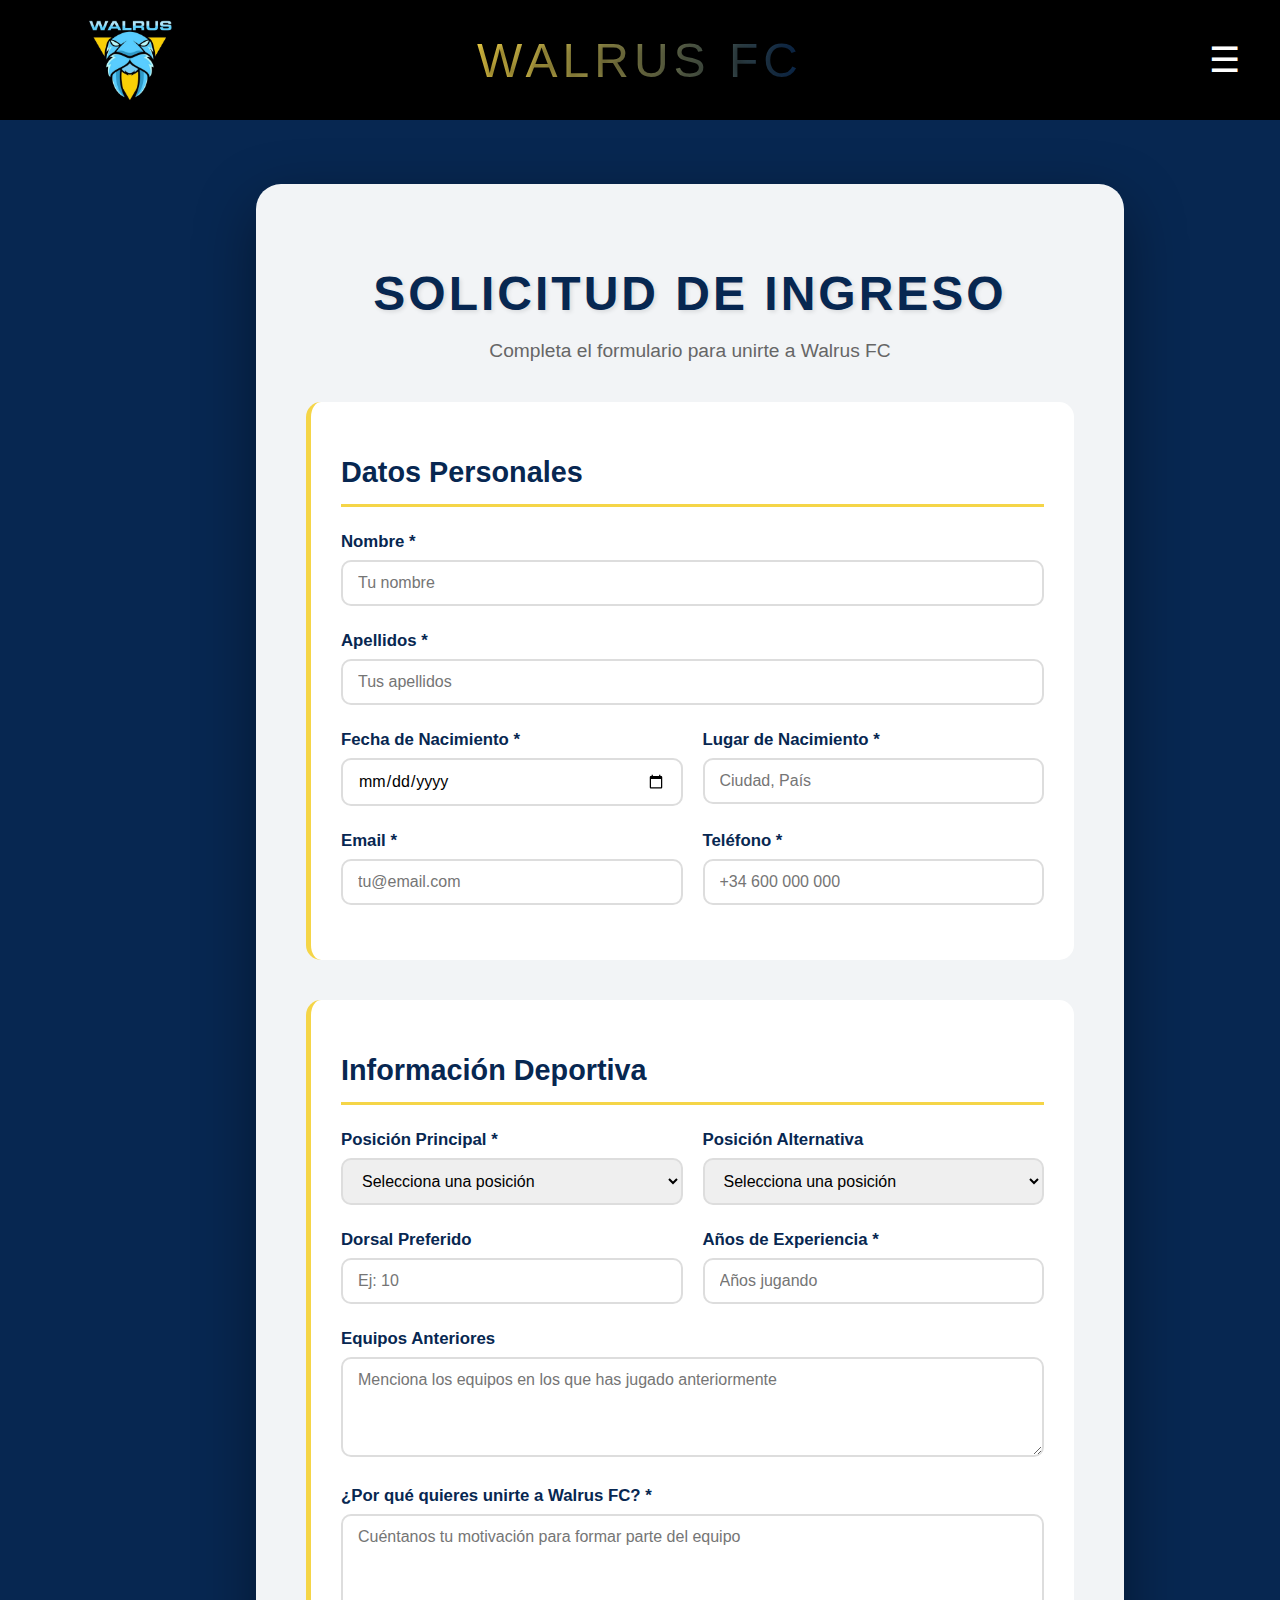
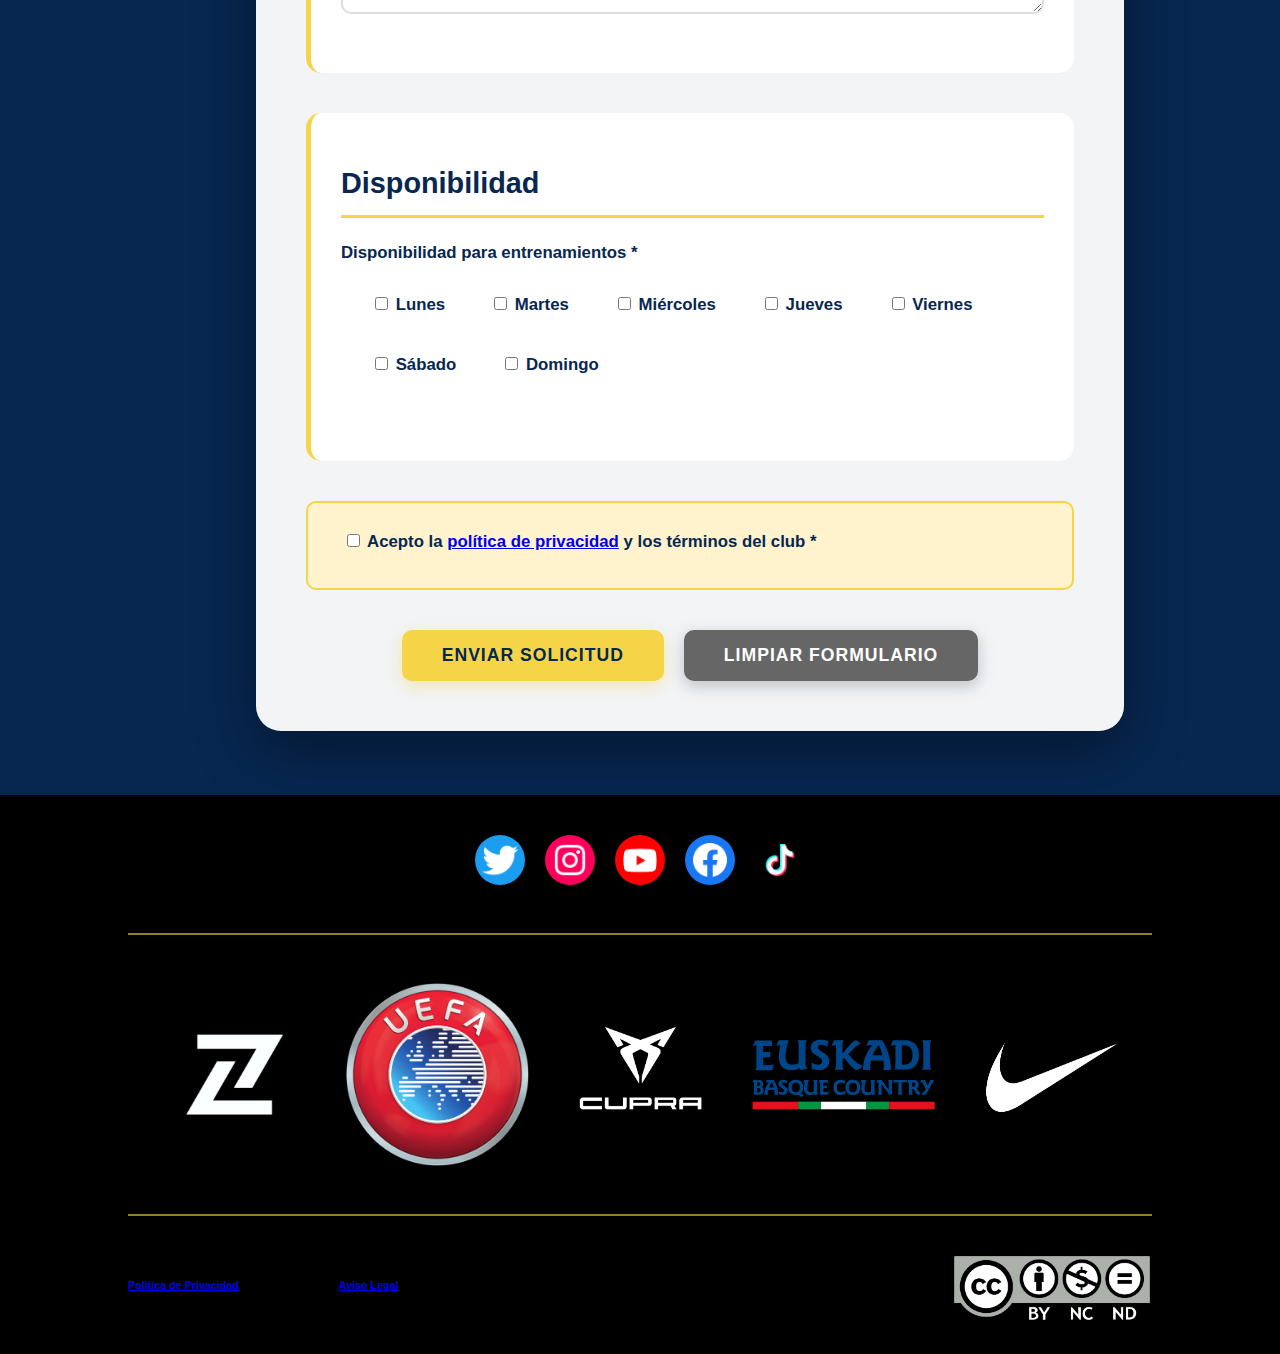
<file: CarpetaHTML/formulario.html>
<!DOCTYPE html>
<html lang="es">
    <head>
        <meta charset="utf-8">
        <title> Walrus FC</title>
        <link rel="stylesheet" href="../CarpetaCSS/header-footer.css">
        <link rel="stylesheet" href="../CarpetaCSS/chatgpt.css">
        <link rel="stylesheet" href="../CarpetaCSS/formulario.css">
    </head>
    <body>
        <header>
            <img src="../CarpetaIMG/walrus.jpg" id="walrus" alt="Logo del club Walrus FC">
            <h1 id="walrustexto">WALRUS FC</h1>
            <div id="menu-hamburguesa">
                <div id="icono-menu" onclick="toggleMenu()">&#9776;</div> <!-- Esta linea es chatgpt-->
                <ul id="menu-opciones">
                    <li><a href="index.html">Inicio</a></li> 
                    <li><a href="plantilla.html">Plantilla</a></li>
                    <li><a href="formulario.html">Solicitar unirse</a></li>
                </ul>
            </div>
        </header>
        <div id="contenedor-formulario">
            <h1>SOLICITUD DE INGRESO</h1>
            <p class="subtitulo">Completa el formulario para unirte a Walrus FC</p>
            
            <form id="formulario-inscripcion">
                <div class="seccion-form">
                    <h2>Datos Personales</h2>
                    
                    <div class="grupo-input">
                        <label for="nombre">Nombre *</label>
                        <input type="text" id="nombre" name="nombre" required placeholder="Tu nombre">
                    </div>
                    
                    <div class="grupo-input">
                        <label for="apellidos">Apellidos *</label>
                        <input type="text" id="apellidos" name="apellidos" required placeholder="Tus apellidos">
                    </div>
                    
                    <div class="grupo-doble">
                        <div class="grupo-input">
                            <label for="fecha-nacimiento">Fecha de Nacimiento *</label>
                            <input type="date" id="fecha-nacimiento" name="fecha-nacimiento" required>
                        </div>
                        
                        <div class="grupo-input">
                            <label for="lugar-nacimiento">Lugar de Nacimiento *</label>
                            <input type="text" id="lugar-nacimiento" name="lugar-nacimiento" required placeholder="Ciudad, País">
                        </div>
                    </div>
                    
                    <div class="grupo-doble">
                        <div class="grupo-input">
                            <label for="email">Email *</label>
                            <input type="email" id="email" name="email" required placeholder="tu@email.com">
                        </div>
                        
                        <div class="grupo-input">
                            <label for="telefono">Teléfono *</label>
                            <input type="tel" id="telefono" name="telefono" required placeholder="+34 600 000 000">
                        </div>
                    </div>
                </div>
                
                <div class="seccion-form">
                    <h2>Información Deportiva</h2>
                    
                    <div class="grupo-doble">
                        <div class="grupo-input">
                            <label for="posicion-principal">Posición Principal *</label>
                            <select id="posicion-principal" name="posicion-principal" required>
                                <option value="">Selecciona una posición</option>
                                <option value="portero">Portero</option>
                                <option value="defensa">Defensa</option>
                                <option value="carrilero">Carrilero</option>
                                <option value="mediocampista">Mediocampista</option>
                                <option value="delantero">Delantero</option>
                            </select>
                        </div>
                        
                        <div class="grupo-input">
                            <label for="posicion-alternativa">Posición Alternativa</label>
                            <select id="posicion-alternativa" name="posicion-alternativa">
                                <option value="">Selecciona una posición</option>
                                <option value="ninguna">Ninguna</option>
                                <option value="portero">Portero</option>
                                <option value="defensa">Defensa</option>
                                <option value="carrilero">Carrilero</option>
                                <option value="mediocampista">Mediocampista</option>
                                <option value="delantero">Delantero</option>
                            </select>
                        </div>
                    </div>
                    
                    <div class="grupo-doble">
                        <div class="grupo-input">
                            <label for="dorsal-preferido">Dorsal Preferido</label>
                            <input type="number" id="dorsal-preferido" name="dorsal-preferido" min="1" max="99" placeholder="Ej: 10">
                        </div>
                        
                        <div class="grupo-input">
                            <label for="experiencia">Años de Experiencia *</label>
                            <input type="number" id="experiencia" name="experiencia" min="0" max="30" required placeholder="Años jugando">
                        </div>
                    </div>
                    
                    <div class="grupo-input">
                        <label for="equipos-anteriores">Equipos Anteriores</label>
                        <textarea id="equipos-anteriores" name="equipos-anteriores" placeholder="Menciona los equipos en los que has jugado anteriormente"></textarea>
                    </div>
                    
                    <div class="grupo-input">
                        <label for="motivacion">¿Por qué quieres unirte a Walrus FC? *</label>
                        <textarea id="motivacion" name="motivacion" rows="4" required placeholder="Cuéntanos tu motivación para formar parte del equipo"></textarea>
                    </div>
                </div>
                
                <div class="seccion-form">
                    <h2>Disponibilidad</h2>
                    
                    <div class="grupo-input">
                        <label>Disponibilidad para entrenamientos *</label>
                        <div class="checkbox-group">
                            <label class="checkbox-label">
                                <input type="checkbox" name="disponibilidad" value="lunes"> Lunes
                            </label>
                            <label class="checkbox-label">
                                <input type="checkbox" name="disponibilidad" value="martes"> Martes
                            </label>
                            <label class="checkbox-label">
                                <input type="checkbox" name="disponibilidad" value="miercoles"> Miércoles
                            </label>
                            <label class="checkbox-label">
                                <input type="checkbox" name="disponibilidad" value="jueves"> Jueves
                            </label>
                            <label class="checkbox-label">
                                <input type="checkbox" name="disponibilidad" value="viernes"> Viernes
                            </label>
                            <label class="checkbox-label">
                                <input type="checkbox" name="disponibilidad" value="sabado"> Sábado
                            </label>
                            <label class="checkbox-label">
                                <input type="checkbox" name="disponibilidad" value="domingo"> Domingo
                            </label>
                        </div>
                    </div>
                </div>
                
                <div class="grupo-input checkbox-terminos">
                    <label class="checkbox-label">
                        <input type="checkbox" name="terminos" required>
                        Acepto la <a href="privacidad.html">política de privacidad</a> y los términos del club *
                    </label>
                </div>
                
                <div class="botones-form">
                    <button type="submit" class="btn-enviar">Enviar Solicitud</button>
                    <button type="reset" class="btn-limpiar">Limpiar Formulario</button>
                </div>
            </form>
        </div>
        <footer>
            <div id="redes" class="divfooter">
                <img src="../CarpetaIMG/red1.png" id="twitter" class="imgRed" alt="">
                <img src="../CarpetaIMG/red2.png" id="instagram" class="imgRed" alt="">
                <img src="../CarpetaIMG/red3.png" id="youtube" class="imgRed" alt="">
                <img src="../CarpetaIMG/red4.png" id="facebook" class="imgRed" alt="">
                <img src="../CarpetaIMG/red5.png" id="tiktok" class="imgRed" alt="">
            </div>
            <hr>
            <div id="patrocinadores" class="divfooter">
                <img src="../CarpetaIMG/zentral2.jpg" class="imgPatrocinador" alt="">
                <img src="../CarpetaIMG/patrocinador1.png" class="imgPatrocinador" alt="">
                <img src="../CarpetaIMG/patrocinador2.png" class="imgPatrocinador" alt="">
                <img src="../CarpetaIMG/sponsor.svg" class="imgPatrocinador" alt="">
                <img src="../CarpetaIMG/nike.webp" class="imgPatrocinador" alt="">
            </div>
            <hr>
            <div id="legalidad" class="divfooter">
                <div id="politica">
                    <h6 id="primerh6"><a href="privacidad.html">Politica de Privacidad</a></h6>
                    <h6><a href="privacidad.html">Aviso Legal</a></h6>                     
                </div>
                <img src="../CarpetaIMG/derechos.png" id="derechos" alt="">
            </div>
        </footer>
        <!-- Desde aqui -->
        <script>
            function toggleMenu() {
                const menu = document.getElementById("menu-opciones");
                menu.classList.toggle("activo");
            }
        </script>
        <!-- Hasta aqui es chat gpt-->
    </body>
</html>
</file>
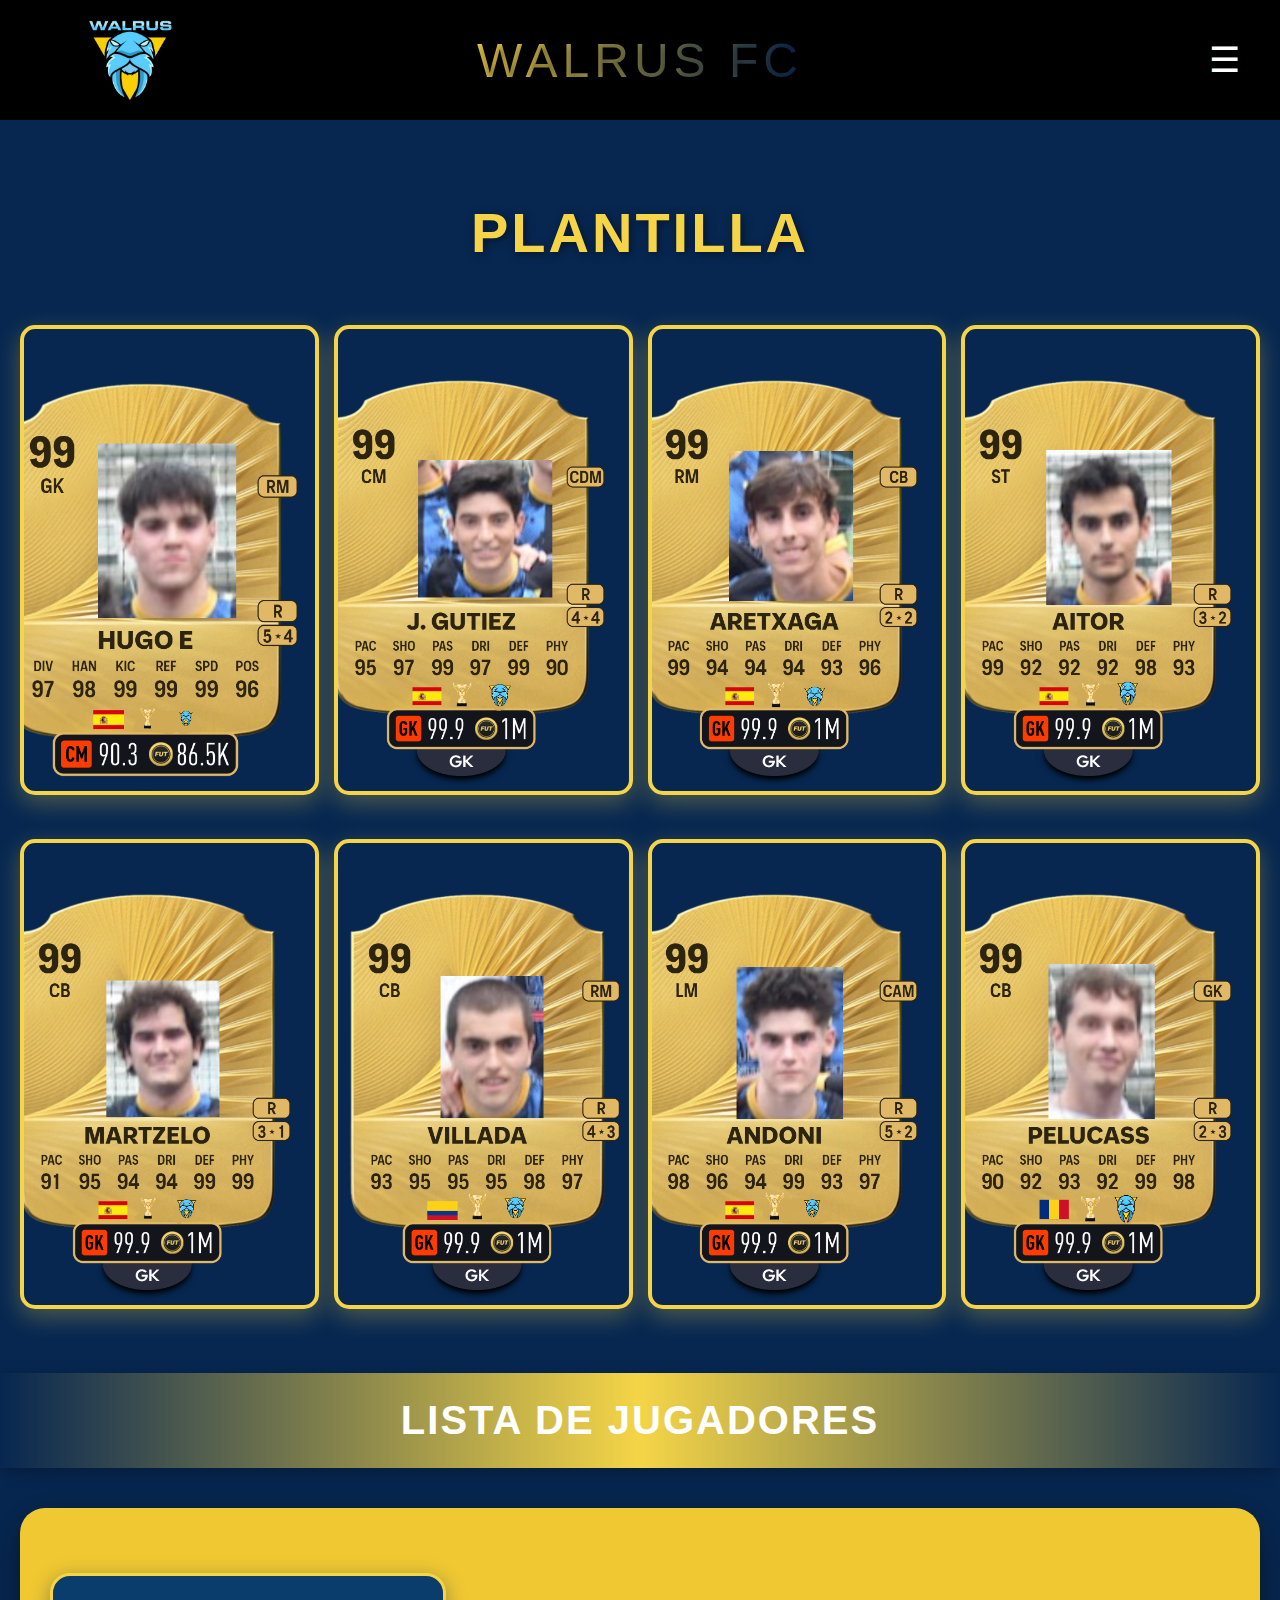
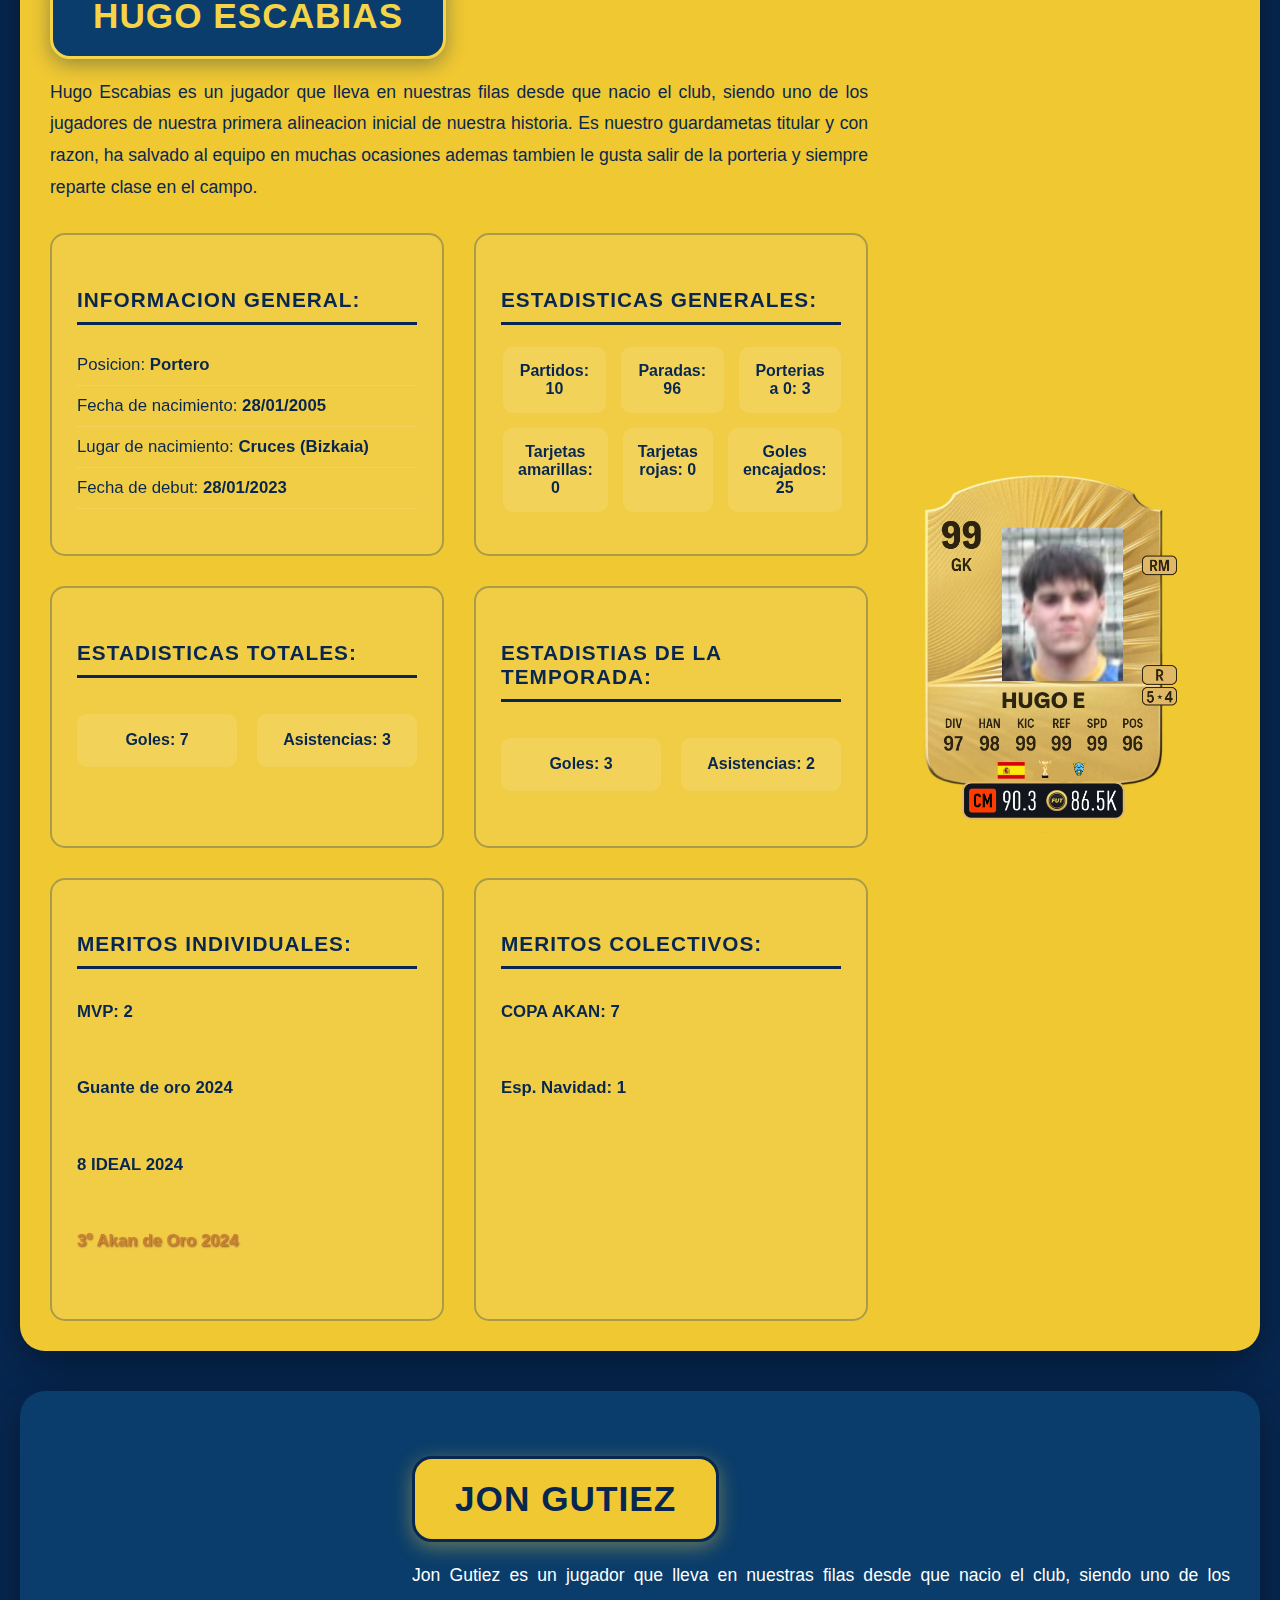
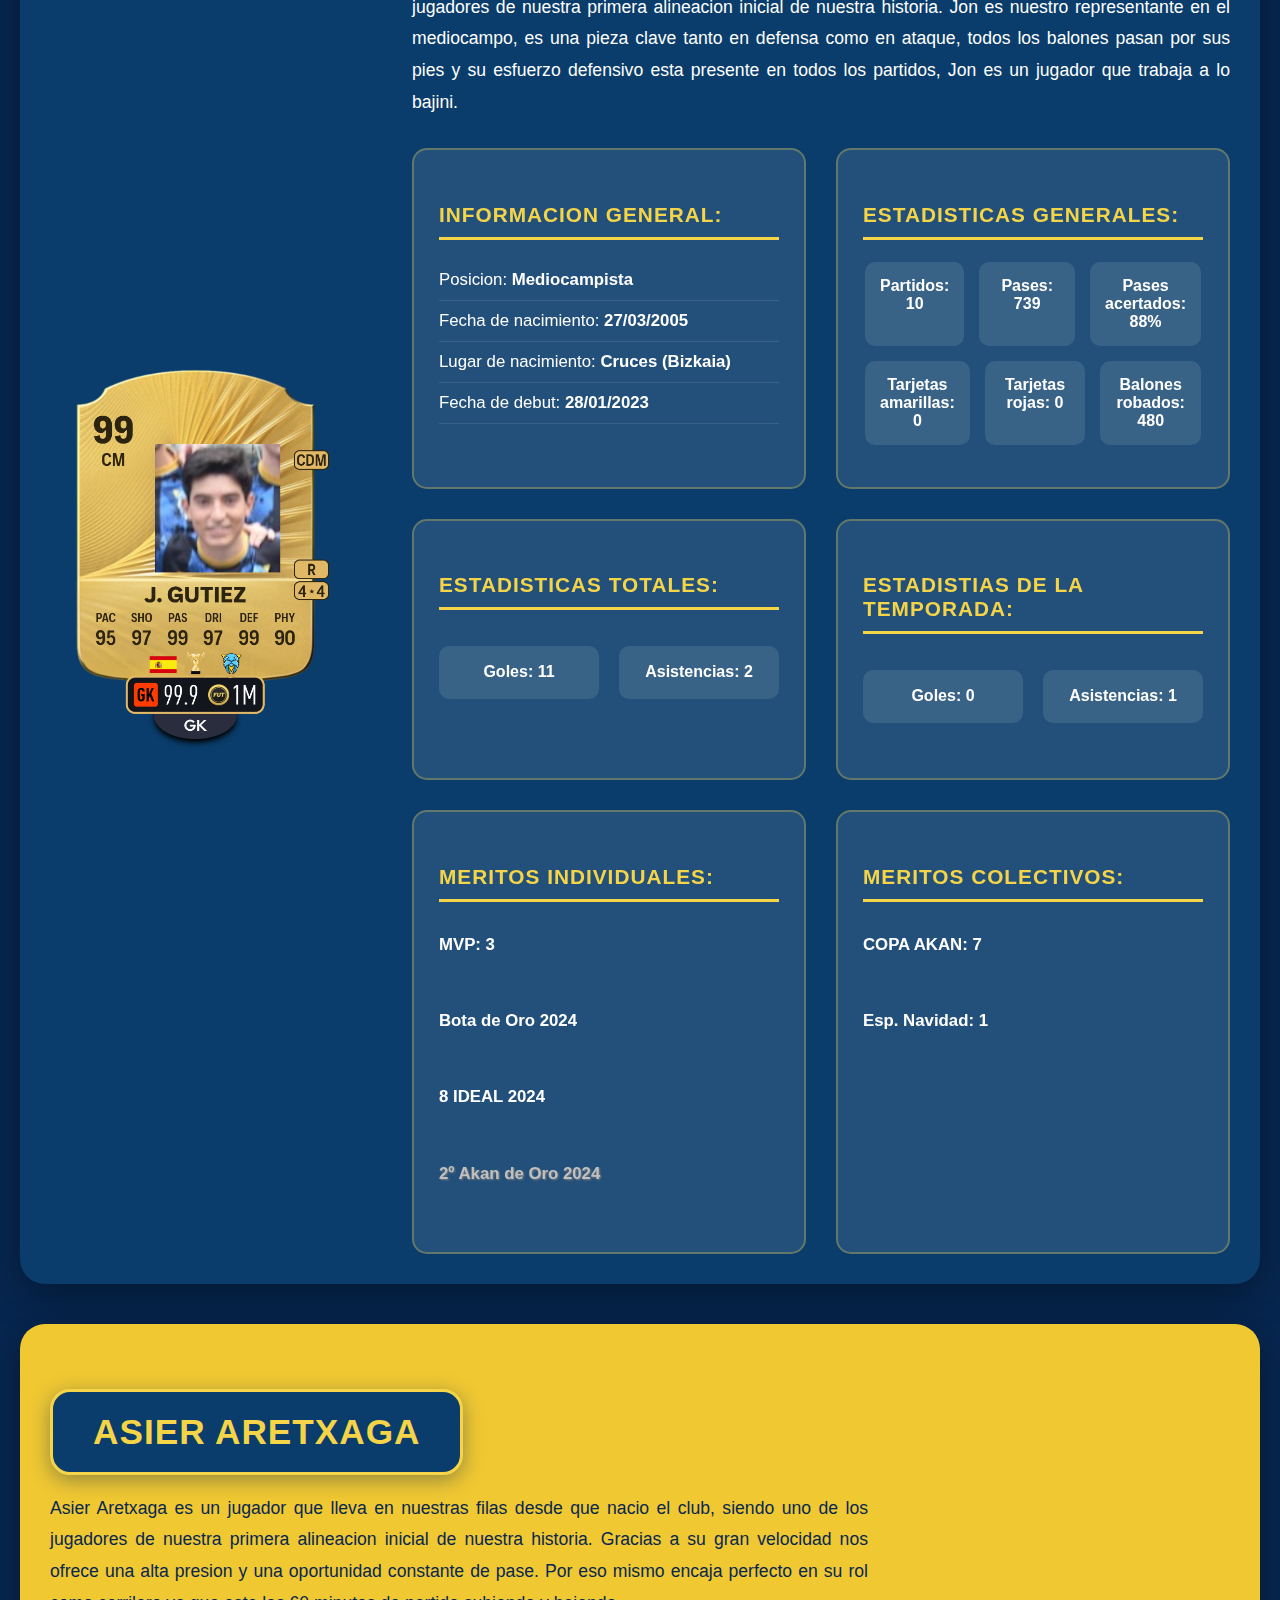
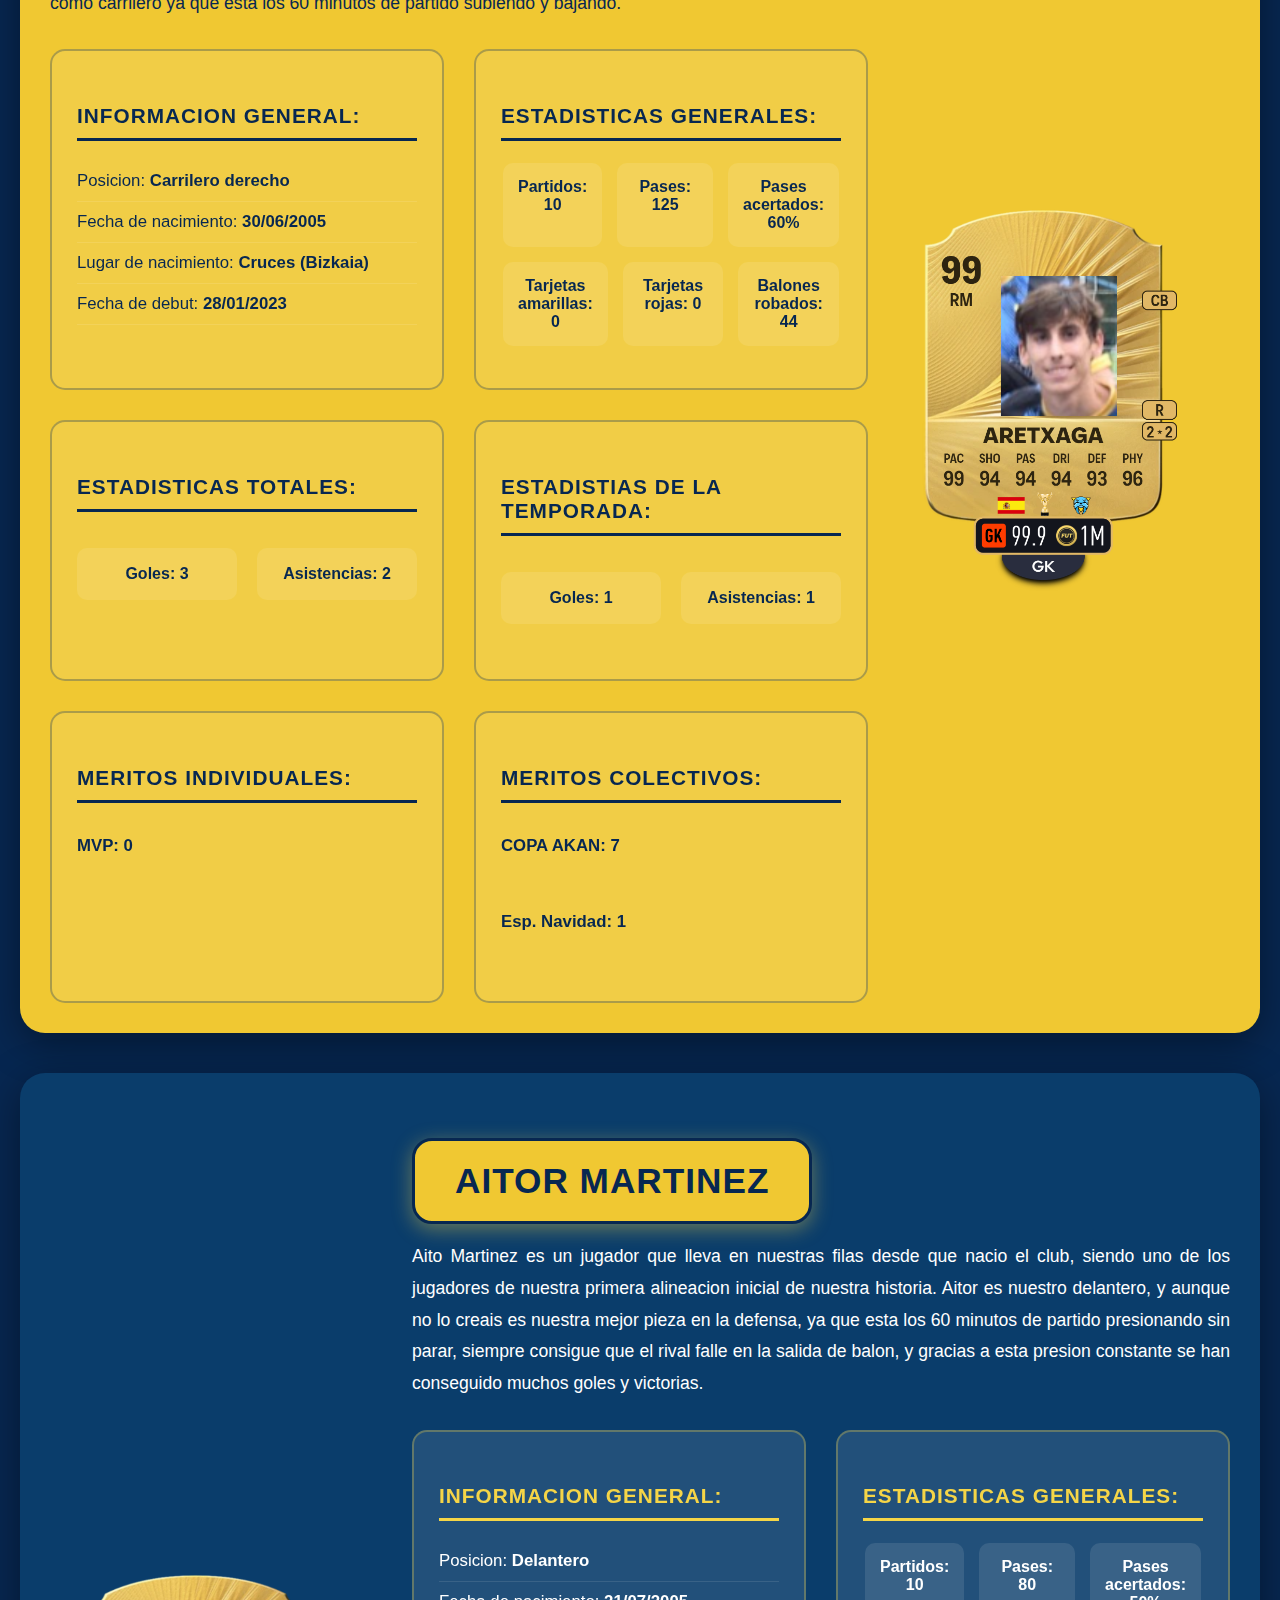
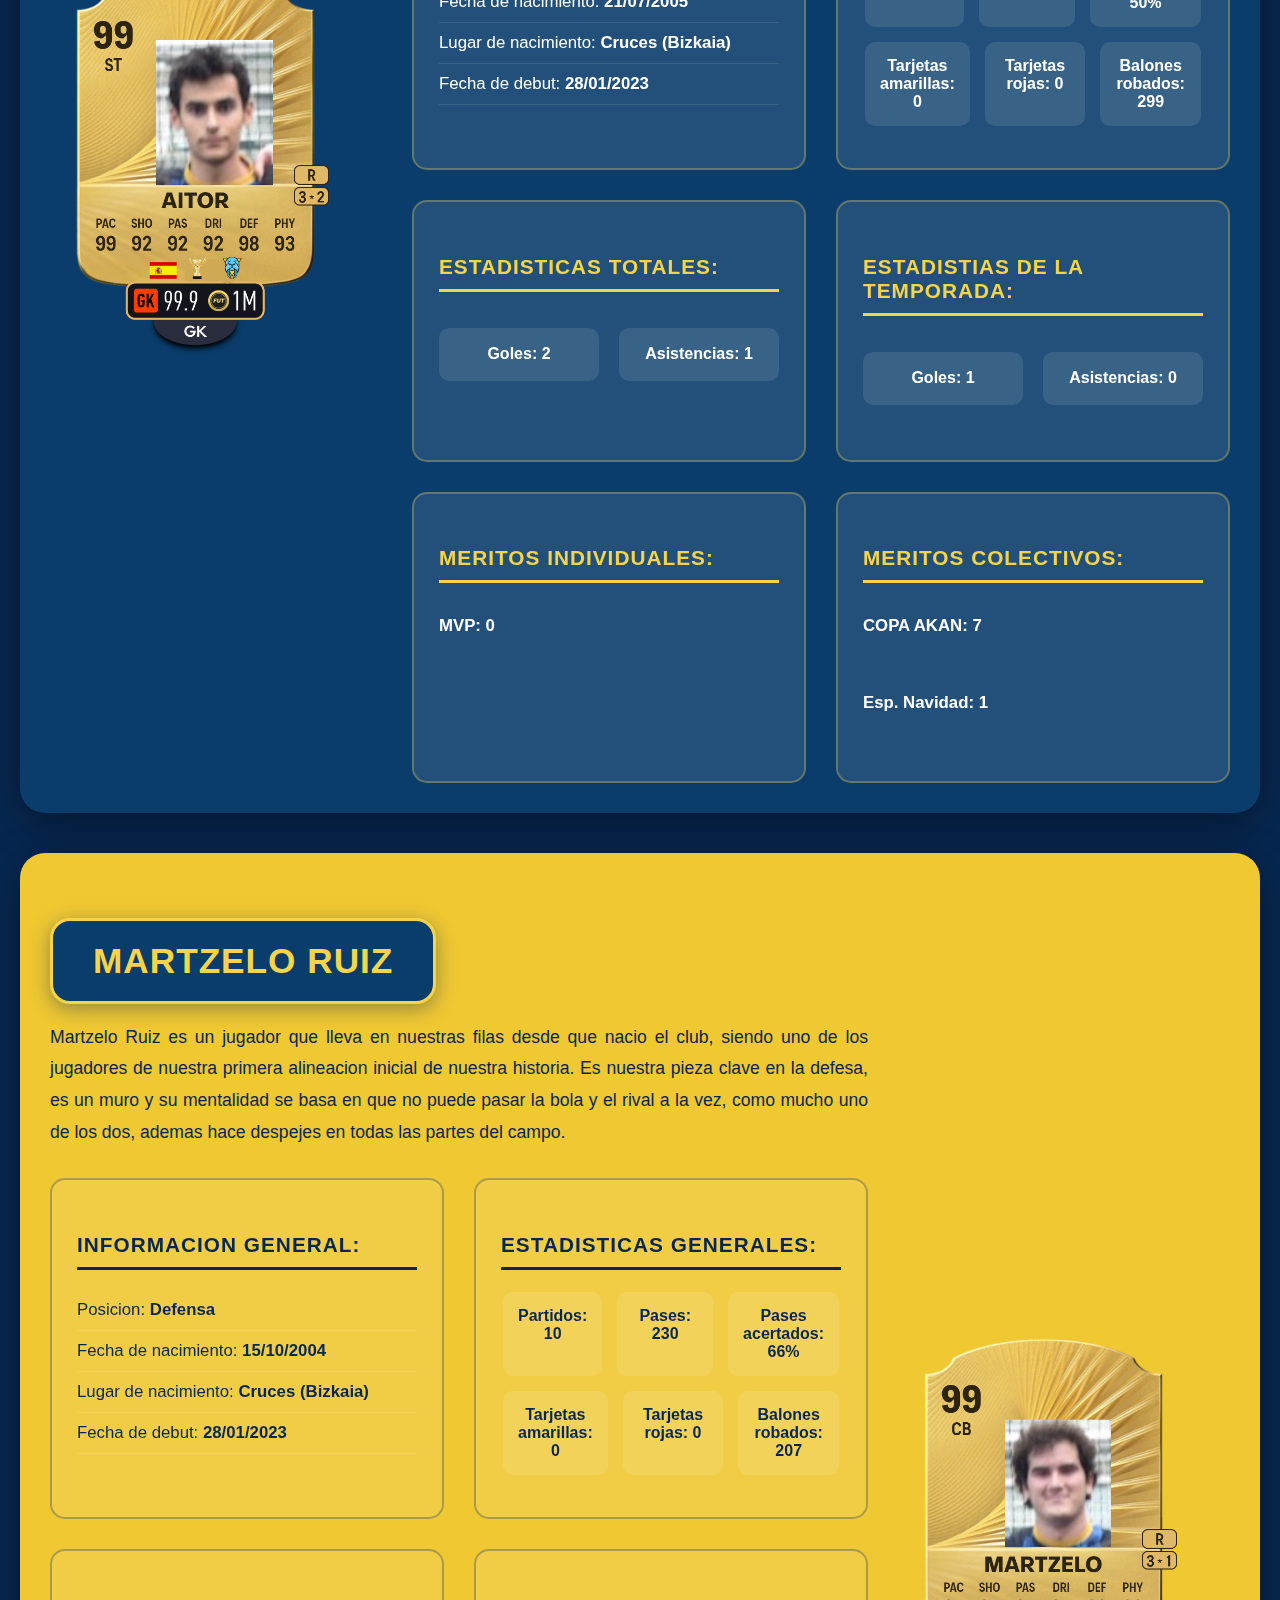
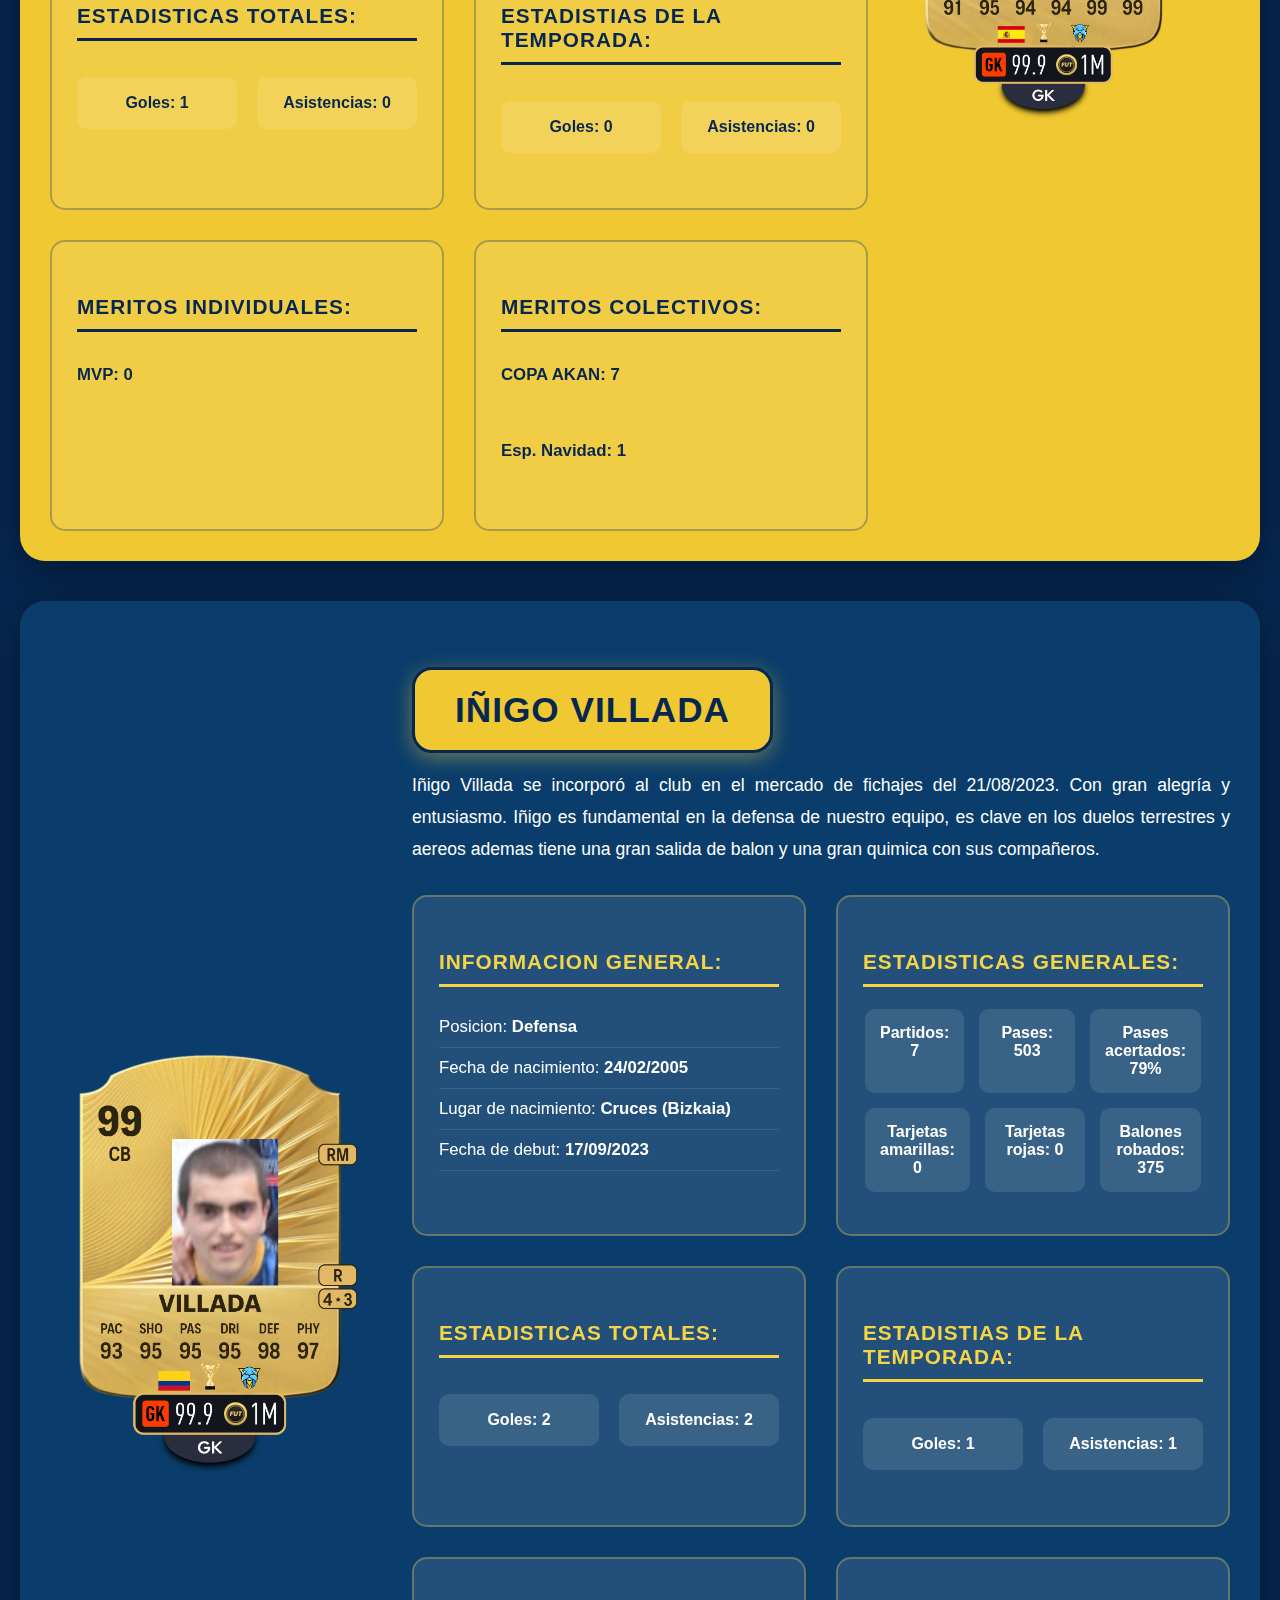
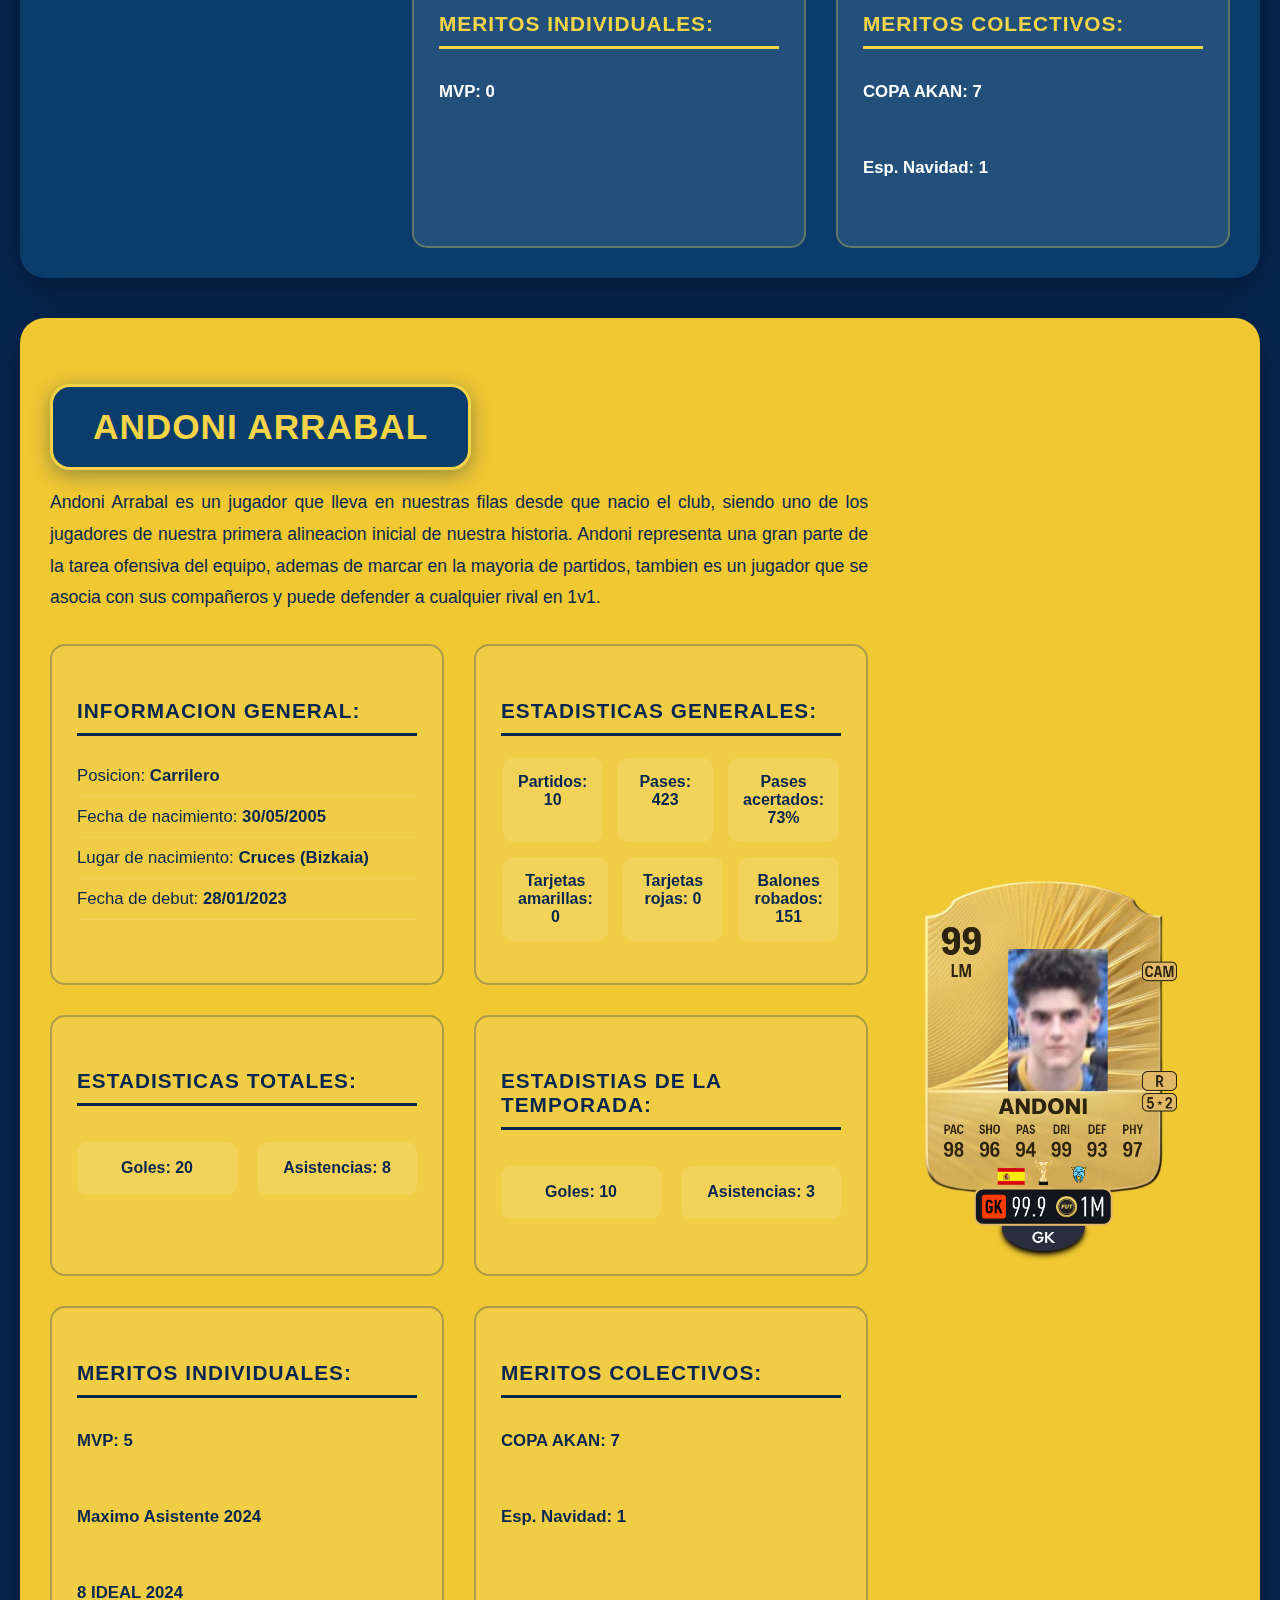
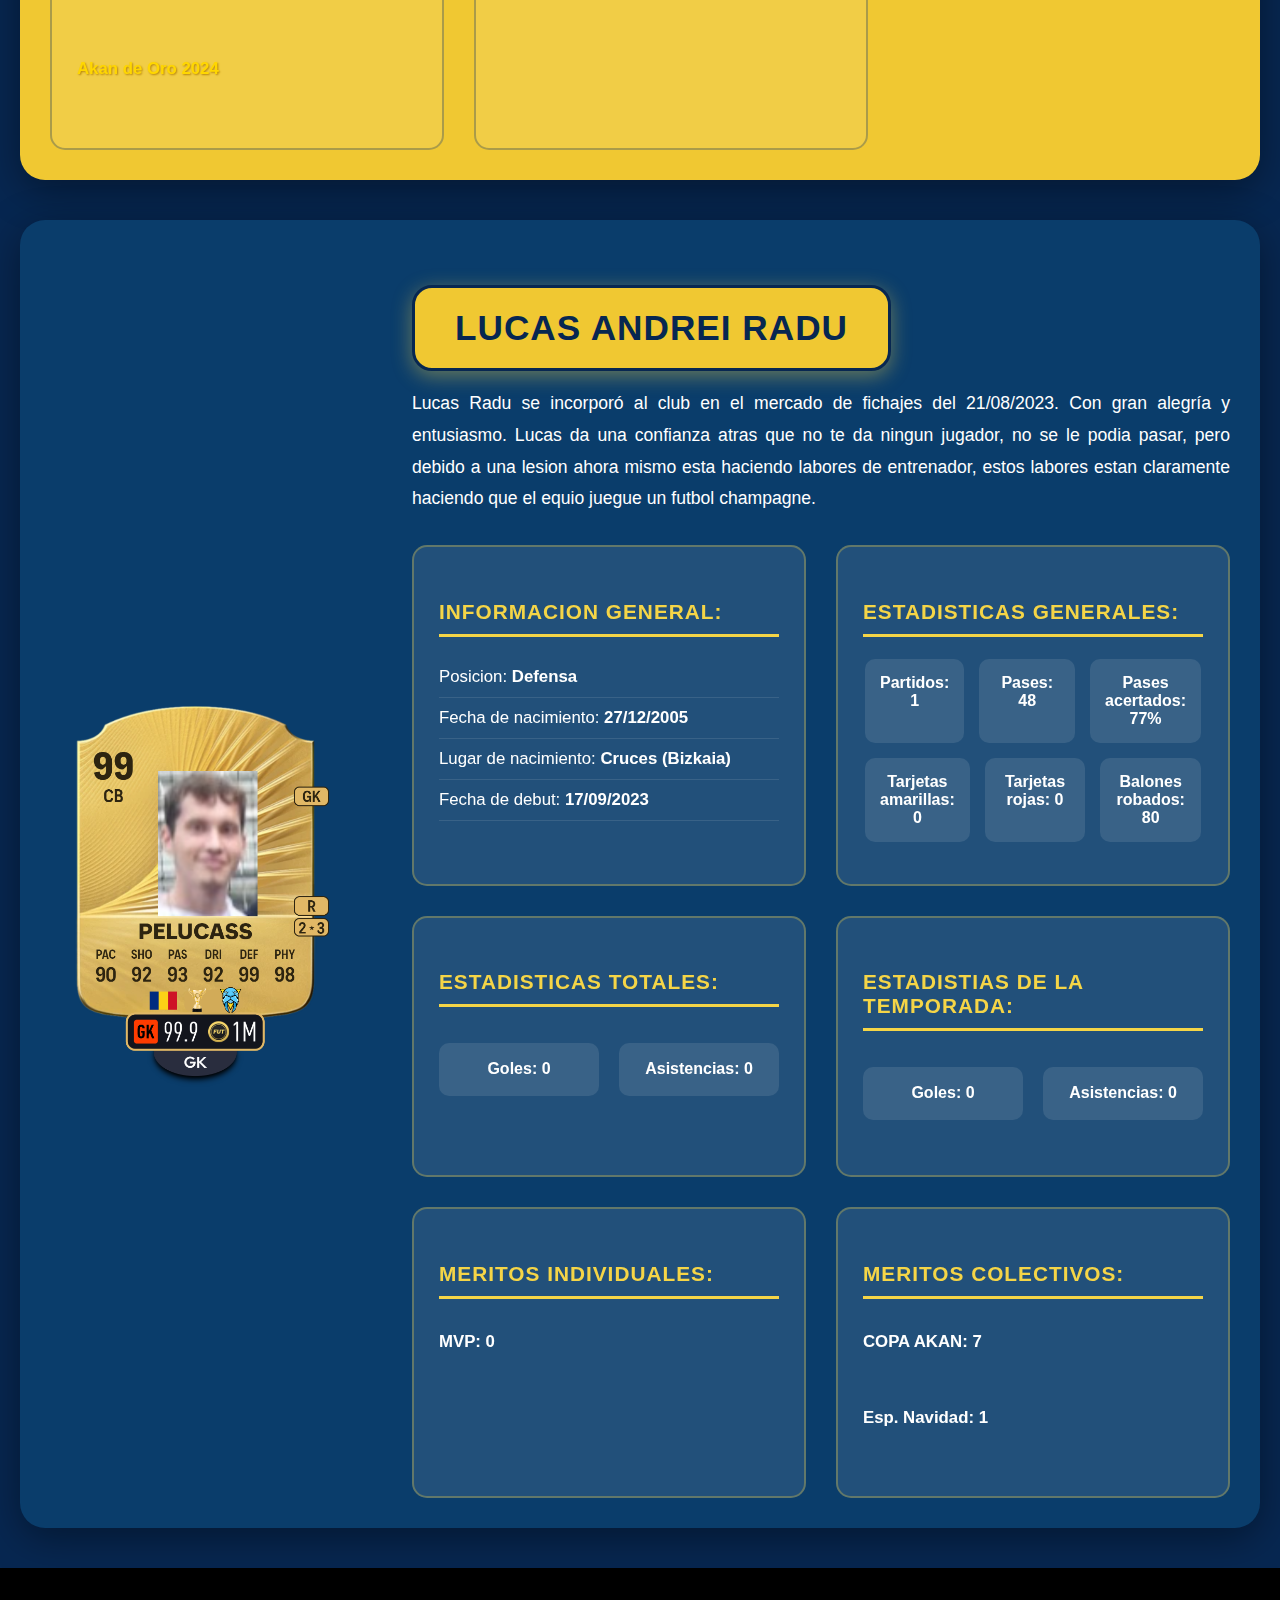
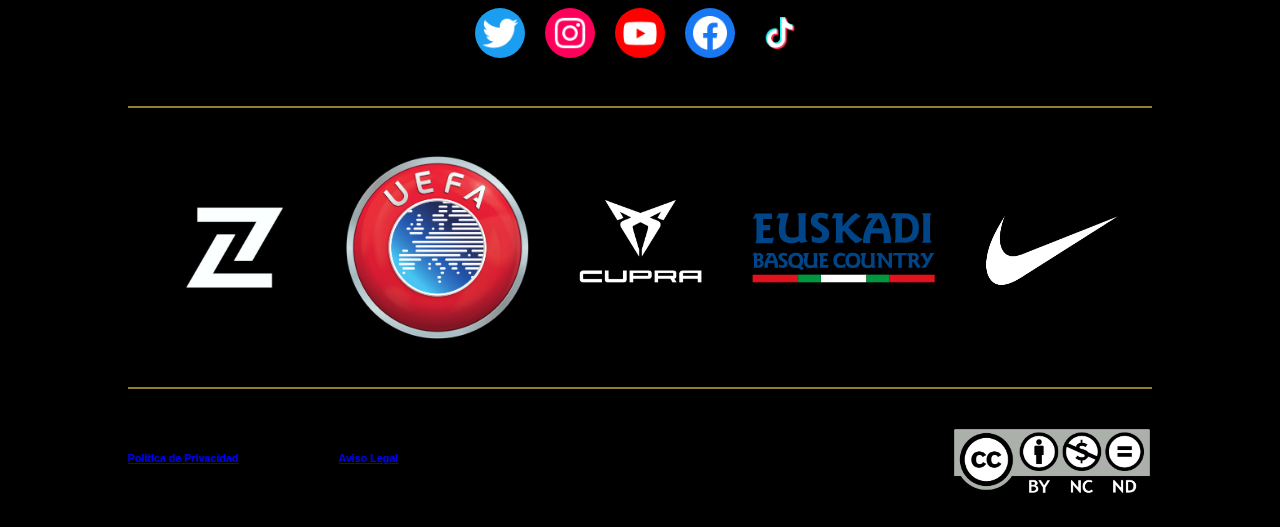
<file: CarpetaHTML/plantilla.html>
<!DOCTYPE html>
<html lang="es">
    <head>
        <meta charset="utf-8">
        <title> Walrus FC</title>
        <link rel="stylesheet" href="../CarpetaCSS/header-footer.css">
        <link rel="stylesheet" href="../CarpetaCSS/plantilla.css">
        <link rel="stylesheet" href="../CarpetaCSS/chatgpt.css">
    </head>
    <body>
        <header>
            <img src="../CarpetaIMG/walrus.jpg" id="walrus" alt="Logo del club Walrus FC">
            <h1 id="walrustexto">WALRUS FC</h1>
            <div id="menu-hamburguesa">
                <div id="icono-menu" onclick="toggleMenu()">&#9776;</div>
                <ul id="menu-opciones">
                    <li><a href="../index.html">Inicio</a></li> 
                    <li><a href="plantilla.html">Plantilla</a></li>
                    <li><a href="formulario.html">Solicitar unirse</a></li>
                </ul>
            </div>
        </header>
        <div id="Todos">
            <h1>PLANTILLA</h1>
            <div id="fila1">
                <a href="#hugo"><img class="plantillaimagen" src="../CarpetaIMG/HUGOE.png" alt=""></a>
                <a href="#jon"><img class="plantillaimagen" src="../CarpetaIMG/J.GUTIEZ.png" alt=""></a>
                <a href="#asier"><img class="plantillaimagen" src="../CarpetaIMG/ARETXAGA.png" alt=""></a>
                <a href="#aitor"><img class="plantillaimagen" src="../CarpetaIMG/AITOR.png" alt=""></a>
            </div>
            <div id="fila2">
                <a href="#martzelo"><img class="plantillaimagen" src="../CarpetaIMG/MARTZELO.png" alt=""></a>
                <a href="#villada"><img class="plantillaimagen" src="../CarpetaIMG/VILLADA.png" alt=""></a>
                <a href="#andoni"><img class="plantillaimagen" src="../CarpetaIMG/ANDONI.png" alt=""></a>
                <a href="#lucas"><img class="plantillaimagen" src="../CarpetaIMG/PELUCASS.png" alt=""></a>
            </div>
        </div>
        <h2>LISTA DE JUGADORES</h2>
        <div id="Jugadores">
            <div class="impar" id="hugo">
                <div>
                    <h3>HUGO ESCABIAS</h3>
                    <p>Hugo Escabias es un jugador que lleva en nuestras filas desde que nacio el club, siendo uno de los jugadores de nuestra primera alineacion inicial de nuestra historia. Es nuestro guardametas titular y con razon, ha salvado al equipo en muchas ocasiones ademas tambien le gusta salir de la porteria y siempre reparte clase en el campo.</p>
                    <div class="informaciontotal">
                        <div class="informacion">
                            <div class="esquema">
                                <h4>INFORMACION GENERAL:</h4>
                                <ul>      
                                    <li>Posicion: <strong>Portero</strong></li>
                                    <li>Fecha de nacimiento: <strong>28/01/2005</strong></li>
                                    <li>Lugar de nacimiento: <strong>Cruces (Bizkaia)</strong></li>
                                    <li>Fecha de debut: <strong>28/01/2023</strong></li>
                                </ul>
                            </div>
                            <div class="esquema">
                                <h4>ESTADISTICAS GENERALES:</h4>
                                <table class="tabla-estadisticas">
                                    <tr>
                                        <td>Partidos: 10</td>
                                        <td>Paradas: 96</td>
                                        <td>Porterias a 0: 3</td>
                                    </tr>
                                    <tr>
                                        <td>Tarjetas amarillas: 0</td>
                                        <td>Tarjetas rojas: 0</td>
                                        <td>Goles encajados: 25</td>
                                    </tr>
                                </table>
                            </div>
                        </div>
                        <div class="estadisticas">
                            <div class="esquema">
                                <h4>ESTADISTICAS TOTALES:</h4>
                                <div class="fila">
                                    <p>Goles: 7</p>
                                    <p>Asistencias: 3</p>
                                </div>
                            </div>
                            <div class="esquema">   
                                <h4>ESTADISTIAS DE LA TEMPORADA:</h4>
                                <div class="fila">
                                    <p>Goles: 3</p>
                                    <p>Asistencias: 2</p>
                                </div>
                            </div>
                        </div>
                        <div class="meritos">
                            <div class="esquema">
                                <h4>MERITOS INDIVIDUALES:</h4>
                                <p>MVP: 2</p>
                                <p>Guante de oro 2024</p>
                                <p>8 IDEAL 2024</p>
                                <p id="bronce">3º Akan de Oro 2024</p>
                            </div>
                            <div class="esquema">
                                <h4>MERITOS COLECTIVOS:</h4>
                                <p>COPA AKAN: 7</p>
                                <p>Esp. Navidad: 1</p>
                            </div>
                        </div>
                    </div>
                </div>
                <img class="imgjugador" src="../CarpetaIMG/HUGOE.png" alt="">
            </div>

            <div class="par" id="jon">
                <img class="imgjugador" src="../CarpetaIMG/J.GUTIEZ.png" alt="">
                <div>
                    <h3>JON GUTIEZ</h3>
                    <p>Jon Gutiez es un jugador que lleva en nuestras filas desde que nacio el club, siendo uno de los jugadores de nuestra primera alineacion inicial de nuestra historia. Jon es nuestro representante en el mediocampo, es una pieza clave tanto en defensa como en ataque, todos los balones pasan por sus pies y su esfuerzo defensivo esta presente en todos los partidos, Jon es un jugador que trabaja a lo bajini.</p>
                    <div class="informaciontotal">
                        <div class="informacion">
                            <div class="esquema">
                                <h4>INFORMACION GENERAL:</h4>
                                <ul>      
                                    <li>Posicion: <strong>Mediocampista</strong></li>
                                    <li>Fecha de nacimiento: <strong>27/03/2005</strong></li>
                                    <li>Lugar de nacimiento: <strong>Cruces (Bizkaia)</strong></li>
                                    <li>Fecha de debut: <strong>28/01/2023</strong></li>
                                </ul>
                            </div>
                            <div class="esquema">
                                <h4>ESTADISTICAS GENERALES:</h4>
                                <table class="tabla-estadisticas">
                                    <tr>
                                        <td>Partidos: 10</td>
                                        <td>Pases: 739</td>
                                        <td>Pases acertados: 88%</td>
                                    </tr>
                                    <tr>
                                        <td>Tarjetas amarillas: 0</td>
                                        <td>Tarjetas rojas: 0</td>
                                        <td>Balones robados: 480</td>
                                    </tr>
                                </table>
                            </div>
                        </div>
                        <div class="estadisticas">
                            <div class="esquema">
                                <h4>ESTADISTICAS TOTALES:</h4>
                                <div class="fila">
                                    <p>Goles: 11</p>
                                    <p>Asistencias: 2</p>
                                </div>
                            </div>
                            <div class="esquema">   
                                <h4>ESTADISTIAS DE LA TEMPORADA:</h4>
                                <div class="fila">
                                    <p>Goles: 0</p>
                                    <p>Asistencias: 1</p>
                                </div>
                            </div>
                        </div>
                        <div class="meritos">
                            <div class="esquema">
                                <h4>MERITOS INDIVIDUALES:</h4>
                                <p>MVP: 3</p>
                                <p>Bota de Oro 2024</p>
                                <p>8 IDEAL 2024</p>
                                <p id="plata">2º Akan de Oro 2024</p>
                            </div>
                            <div class="esquema">
                                <h4>MERITOS COLECTIVOS:</h4>
                                <p>COPA AKAN: 7</p>
                                <p>Esp. Navidad: 1</p>
                            </div>
                        </div>
                    </div>
                </div>
            </div>

            <div class="impar" id="asier">
                <div>
                    <h3>ASIER ARETXAGA</h3>
                    <p>Asier Aretxaga es un jugador que lleva en nuestras filas desde que nacio el club, siendo uno de los jugadores de nuestra primera alineacion inicial de nuestra historia. Gracias a su gran velocidad nos ofrece una alta presion y una oportunidad constante de pase. Por eso mismo encaja perfecto en su rol como carrilero ya que esta los 60 minutos de partido subiendo y bajando.</p>
                    <div class="informaciontotal">
                        <div class="informacion">
                            <div class="esquema">
                                <h4>INFORMACION GENERAL:</h4>
                                <ul>      
                                    <li>Posicion: <strong>Carrilero derecho</strong></li>
                                    <li>Fecha de nacimiento: <strong>30/06/2005</strong></li>
                                    <li>Lugar de nacimiento: <strong>Cruces (Bizkaia)</strong></li>
                                    <li>Fecha de debut: <strong>28/01/2023</strong></li>
                                </ul>
                            </div>
                            <div class="esquema">
                                <h4>ESTADISTICAS GENERALES:</h4>
                                <table class="tabla-estadisticas">
                                    <tr>
                                        <td>Partidos: 10</td>
                                        <td>Pases: 125</td>
                                        <td>Pases acertados: 60%</td>
                                    </tr>
                                    <tr>
                                        <td>Tarjetas amarillas: 0</td>
                                        <td>Tarjetas rojas: 0</td>
                                        <td>Balones robados: 44</td>
                                    </tr>
                                </table>
                            </div>
                        </div>
                        <div class="estadisticas">
                            <div class="esquema">
                                <h4>ESTADISTICAS TOTALES:</h4>
                                <div class="fila">
                                    <p>Goles: 3</p>
                                    <p>Asistencias: 2</p>
                                </div>
                            </div>
                            <div class="esquema">   
                                <h4>ESTADISTIAS DE LA TEMPORADA:</h4>
                                <div class="fila">
                                    <p>Goles: 1</p>
                                    <p>Asistencias: 1</p>
                                </div>
                            </div>
                        </div>
                        <div class="meritos">
                            <div class="esquema">
                                <h4>MERITOS INDIVIDUALES:</h4>
                                <p>MVP: 0</p>
                            </div>
                            <div class="esquema">
                                <h4>MERITOS COLECTIVOS:</h4>
                                <p>COPA AKAN: 7</p>
                                <p>Esp. Navidad: 1</p>
                            </div>
                        </div>
                    </div>
                </div>
                <img class="imgjugador" src="../CarpetaIMG/ARETXAGA.png" alt="">
            </div>

            <div class="par" id="aitor">
                <img class="imgjugador" src="../CarpetaIMG/AITOR.png" alt="">
                <div>
                    <h3>AITOR MARTINEZ</h3>
                    <p>Aito Martinez es un jugador que lleva en nuestras filas desde que nacio el club, siendo uno de los jugadores de nuestra primera alineacion inicial de nuestra historia. Aitor es nuestro delantero, y aunque no lo creais es nuestra mejor pieza en la defensa, ya que esta los 60 minutos de partido presionando sin parar, siempre consigue que el rival falle en la salida de balon, y gracias a esta presion constante se han conseguido muchos goles y victorias.</p>
                    <div class="informaciontotal">
                        <div class="informacion">
                            <div class="esquema">
                                <h4>INFORMACION GENERAL:</h4>
                                <ul>      
                                    <li>Posicion: <strong>Delantero</strong></li>
                                    <li>Fecha de nacimiento: <strong>21/07/2005</strong></li>
                                    <li>Lugar de nacimiento: <strong>Cruces (Bizkaia)</strong></li>
                                    <li>Fecha de debut: <strong>28/01/2023</strong></li>
                                </ul>
                            </div>
                            <div class="esquema">
                                <h4>ESTADISTICAS GENERALES:</h4>
                                <table class="tabla-estadisticas">
                                    <tr>
                                        <td>Partidos: 10</td>
                                        <td>Pases: 80</td>
                                        <td>Pases acertados: 50%</td>
                                    </tr>
                                    <tr>
                                        <td>Tarjetas amarillas: 0</td>
                                        <td>Tarjetas rojas: 0</td>
                                        <td>Balones robados: 299</td>
                                    </tr>
                                </table>
                            </div>
                        </div>
                        <div class="estadisticas">
                            <div class="esquema">
                                <h4>ESTADISTICAS TOTALES:</h4>
                                <div class="fila">
                                    <p>Goles: 2</p>
                                    <p>Asistencias: 1</p>
                                </div>
                            </div>
                            <div class="esquema">   
                                <h4>ESTADISTIAS DE LA TEMPORADA:</h4>
                                <div class="fila">
                                    <p>Goles: 1</p>
                                    <p>Asistencias: 0</p>
                                </div>
                            </div>
                        </div>
                        <div class="meritos">
                            <div class="esquema">
                                <h4>MERITOS INDIVIDUALES:</h4>
                                <p>MVP: 0</p>
                            </div>
                            <div class="esquema">
                                <h4>MERITOS COLECTIVOS:</h4>
                                <p>COPA AKAN: 7</p>
                                <p>Esp. Navidad: 1</p>
                            </div>
                        </div>
                    </div>
                </div>
            </div>

            <div class="impar" id="martzelo">
                <div>
                    <h3>MARTZELO RUIZ</h3>
                    <p>Martzelo Ruiz es un jugador que lleva en nuestras filas desde que nacio el club, siendo uno de los jugadores de nuestra primera alineacion inicial de nuestra historia. Es nuestra pieza clave en la defesa, es un muro y su mentalidad se basa en que no puede pasar la bola y el rival a la vez, como mucho uno de los dos, ademas hace  despejes en todas las partes del campo.</p>
                    <div class="informaciontotal">
                        <div class="informacion">
                            <div class="esquema">
                                <h4>INFORMACION GENERAL:</h4>
                                <ul>      
                                    <li>Posicion: <strong>Defensa</strong></li>
                                    <li>Fecha de nacimiento: <strong>15/10/2004</strong></li>
                                    <li>Lugar de nacimiento: <strong>Cruces (Bizkaia)</strong></li>
                                    <li>Fecha de debut: <strong>28/01/2023</strong></li>
                                </ul>
                            </div>
                            <div class="esquema">
                                <h4>ESTADISTICAS GENERALES:</h4>
                                <table class="tabla-estadisticas">
                                    <tr>
                                        <td>Partidos: 10</td>
                                        <td>Pases: 230</td>
                                        <td>Pases acertados: 66%</td>
                                    </tr>
                                    <tr>
                                        <td>Tarjetas amarillas: 0</td>
                                        <td>Tarjetas rojas: 0</td>
                                        <td>Balones robados: 207</td>
                                    </tr>
                                </table>
                            </div>
                        </div>
                        <div class="estadisticas">
                            <div class="esquema">
                                <h4>ESTADISTICAS TOTALES:</h4>
                                <div class="fila">
                                    <p>Goles: 1</p>
                                    <p>Asistencias: 0</p>
                                </div>
                            </div>
                            <div class="esquema">   
                                <h4>ESTADISTIAS DE LA TEMPORADA:</h4>
                                <div class="fila">
                                    <p>Goles: 0</p>
                                    <p>Asistencias: 0</p>
                                </div>
                            </div>
                        </div>
                        <div class="meritos">
                            <div class="esquema">
                                <h4>MERITOS INDIVIDUALES:</h4>
                                <p>MVP: 0</p>
                            </div>
                            <div class="esquema">
                                <h4>MERITOS COLECTIVOS:</h4>
                                <p>COPA AKAN: 7</p>
                                <p>Esp. Navidad: 1</p>
                            </div>
                        </div>
                    </div>
                </div>
                <img class="imgjugador" src="../CarpetaIMG/MARTZELO.png" alt="">
            </div>

            <div class="par" id="villada">
                <img class="imgjugador" src="../CarpetaIMG/VILLADA.png" alt="">
                <div>
                    <h3>IÑIGO VILLADA</h3>
                    <p>Iñigo Villada se incorporó al club en el mercado de fichajes del 21/08/2023. Con gran alegría y entusiasmo. Iñigo es fundamental en la defensa de nuestro equipo, es clave en los duelos terrestres y aereos ademas tiene una gran salida de balon y una gran quimica con sus compañeros.</p>
                    <div class="informaciontotal">
                        <div class="informacion">
                            <div class="esquema">
                                <h4>INFORMACION GENERAL:</h4>
                                <ul>      
                                    <li>Posicion: <strong>Defensa</strong></li>
                                    <li>Fecha de nacimiento: <strong>24/02/2005</strong></li>
                                    <li>Lugar de nacimiento: <strong>Cruces (Bizkaia)</strong></li>
                                    <li>Fecha de debut: <strong>17/09/2023</strong></li>
                                </ul>
                            </div>
                            <div class="esquema">
                                <h4>ESTADISTICAS GENERALES:</h4>
                                <table class="tabla-estadisticas">
                                    <tr>
                                        <td>Partidos: 7</td>
                                        <td>Pases: 503</td>
                                        <td>Pases acertados: 79%</td>
                                    </tr>
                                    <tr>
                                        <td>Tarjetas amarillas: 0</td>
                                        <td>Tarjetas rojas: 0</td>
                                        <td>Balones robados: 375</td>
                                    </tr>
                                </table>
                            </div>
                        </div>
                        <div class="estadisticas">
                            <div class="esquema">
                                <h4>ESTADISTICAS TOTALES:</h4>
                                <div class="fila">
                                    <p>Goles: 2</p>
                                    <p>Asistencias: 2</p>
                                </div>
                            </div>
                            <div class="esquema">   
                                <h4>ESTADISTIAS DE LA TEMPORADA:</h4>
                                <div class="fila">
                                    <p>Goles: 1</p>
                                    <p>Asistencias: 1</p>
                                </div>
                            </div>
                        </div>
                        <div class="meritos">
                            <div class="esquema">
                                <h4>MERITOS INDIVIDUALES:</h4>
                                <p>MVP: 0</p>
                            </div>
                            <div class="esquema">
                                <h4>MERITOS COLECTIVOS:</h4>
                                <p>COPA AKAN: 7</p>
                                <p>Esp. Navidad: 1</p>
                            </div>
                        </div>
                    </div>
                </div>
            </div>

            <div class="impar" id="andoni">
                <div>
                    <h3>ANDONI ARRABAL</h3>
                    <p>Andoni Arrabal es un jugador que lleva en nuestras filas desde que nacio el club, siendo uno de los jugadores de nuestra primera alineacion inicial de nuestra historia. Andoni representa una gran parte de la tarea ofensiva del equipo, ademas de marcar en la mayoria de partidos, tambien es un jugador que se asocia con sus compañeros y puede defender a cualquier rival en 1v1.</p>
                    <div class="informaciontotal">
                        <div class="informacion">
                            <div class="esquema">
                                <h4>INFORMACION GENERAL:</h4>
                                <ul>      
                                    <li>Posicion: <strong>Carrilero</strong></li>
                                    <li>Fecha de nacimiento: <strong>30/05/2005</strong></li>
                                    <li>Lugar de nacimiento: <strong>Cruces (Bizkaia)</strong></li>
                                    <li>Fecha de debut: <strong>28/01/2023</strong></li>
                                </ul>
                            </div>
                            <div class="esquema">
                                <h4>ESTADISTICAS GENERALES:</h4>
                                <table class="tabla-estadisticas">
                                    <tr>
                                        <td>Partidos: 10</td>
                                        <td>Pases: 423</td>
                                        <td>Pases acertados: 73%</td>
                                    </tr>
                                    <tr>
                                        <td>Tarjetas amarillas: 0</td>
                                        <td>Tarjetas rojas: 0</td>
                                        <td>Balones robados: 151</td>
                                    </tr>
                                </table>
                            </div>
                        </div>
                        <div class="estadisticas">
                            <div class="esquema">
                                <h4>ESTADISTICAS TOTALES:</h4>
                                <div class="fila">
                                    <p>Goles: 20</p>
                                    <p>Asistencias: 8</p>
                                </div>
                            </div>
                            <div class="esquema">   
                                <h4>ESTADISTIAS DE LA TEMPORADA:</h4>
                                <div class="fila">
                                    <p>Goles: 10</p>
                                    <p>Asistencias: 3</p>
                                </div>
                            </div>
                        </div>
                        <div class="meritos">
                            <div class="esquema">
                                <h4>MERITOS INDIVIDUALES:</h4>
                                <p>MVP: 5</p>
                                <p>Maximo Asistente 2024</p>
                                <p>8 IDEAL 2024</p>
                                <p id="oro">Akan de Oro 2024</p>
                            </div>
                            <div class="esquema">
                                <h4>MERITOS COLECTIVOS:</h4>
                                <p>COPA AKAN: 7</p>
                                <p>Esp. Navidad: 1</p>
                            </div>
                        </div>
                    </div>
                </div>
                <img class="imgjugador" src="../CarpetaIMG/ANDONI.png" alt="">
            </div>

            <div class="par" id="lucas">
                <img class="imgjugador" src="../CarpetaIMG/PELUCASS.png" alt="">
                <div>
                    <h3>LUCAS ANDREI RADU</h3>
                    <p>Lucas Radu se incorporó al club en el mercado de fichajes del 21/08/2023. Con gran alegría y entusiasmo. Lucas da una confianza atras que no te da ningun jugador, no se le podia pasar, pero debido a una lesion ahora mismo esta haciendo labores de entrenador, estos labores estan claramente haciendo que el equio juegue un futbol champagne.</p>
                    <div class="informaciontotal">
                        <div class="informacion">
                            <div class="esquema">
                                <h4>INFORMACION GENERAL:</h4>
                                <ul>      
                                    <li>Posicion: <strong>Defensa</strong></li>
                                    <li>Fecha de nacimiento: <strong>27/12/2005</strong></li>
                                    <li>Lugar de nacimiento: <strong>Cruces (Bizkaia)</strong></li>
                                    <li>Fecha de debut: <strong>17/09/2023</strong></li>
                                </ul>
                            </div>
                            <div class="esquema">
                                <h4>ESTADISTICAS GENERALES:</h4>
                                <table class="tabla-estadisticas">
                                    <tr>
                                        <td>Partidos: 1</td>
                                        <td>Pases: 48</td>
                                        <td>Pases acertados: 77%</td>
                                    </tr>
                                    <tr>
                                        <td>Tarjetas amarillas: 0</td>
                                        <td>Tarjetas rojas: 0</td>
                                        <td>Balones robados: 80</td>
                                    </tr>
                                </table>
                            </div>
                        </div>
                        <div class="estadisticas">
                            <div class="esquema">
                                <h4>ESTADISTICAS TOTALES:</h4>
                                <div class="fila">
                                    <p>Goles: 0</p>
                                    <p>Asistencias: 0</p>
                                </div>
                            </div>
                            <div class="esquema">   
                                <h4>ESTADISTIAS DE LA TEMPORADA:</h4>
                                <div class="fila">
                                    <p>Goles: 0</p>
                                    <p>Asistencias: 0</p>
                                </div>
                            </div>
                        </div>
                        <div class="meritos">
                            <div class="esquema">
                                <h4>MERITOS INDIVIDUALES:</h4>
                                <p>MVP: 0</p>
                            </div>
                            <div class="esquema">
                                <h4>MERITOS COLECTIVOS:</h4>
                                <p>COPA AKAN: 7</p>
                                <p>Esp. Navidad: 1</p>
                            </div>
                        </div>
                    </div>
                </div>
            </div>
        </div>
        <footer>
            <div id="redes" class="divfooter">
                <img src="../CarpetaIMG/red1.png" id="twitter" class="imgRed" alt="">
                <img src="../CarpetaIMG/red2.png" id="instagram" class="imgRed" alt="">
                <img src="../CarpetaIMG/red3.png" id="youtube" class="imgRed" alt="">
                <img src="../CarpetaIMG/red4.png" id="facebook" class="imgRed" alt="">
                <img src="../CarpetaIMG/red5.png" id="tiktok" class="imgRed" alt="">
            </div>
            <hr>
            <div id="patrocinadores" class="divfooter">
                <img src="../CarpetaIMG/zentral2.jpg" class="imgPatrocinador" alt="">
                <img src="../CarpetaIMG/patrocinador1.png" class="imgPatrocinador" alt="">
                <img src="../CarpetaIMG/patrocinador2.png" class="imgPatrocinador" alt="">
                <img src="../CarpetaIMG/sponsor.svg" class="imgPatrocinador" alt="">
                <img src="../CarpetaIMG/nike.webp" class="imgPatrocinador" alt="">
            </div>
            <hr>
            <div id="legalidad" class="divfooter">
                <div id="politica">
                    <h6 id="primerh6"><a href="privacidad.html">Politica de Privacidad</a></h6>
                    <h6><a href="privacidad.html">Aviso Legal</a></h6>                   
                </div>
                <img src="../CarpetaIMG/derechos.png" id="derechos" alt="">
            </div>
        </footer>
        <!-- Desde aqui -->
        <script>
            function toggleMenu() {
                const menu = document.getElementById("menu-opciones");
                menu.classList.toggle("activo");
            }
        </script>
        <!-- Hasta aqui es chat gpt-->
    </body>
</html>
</file>
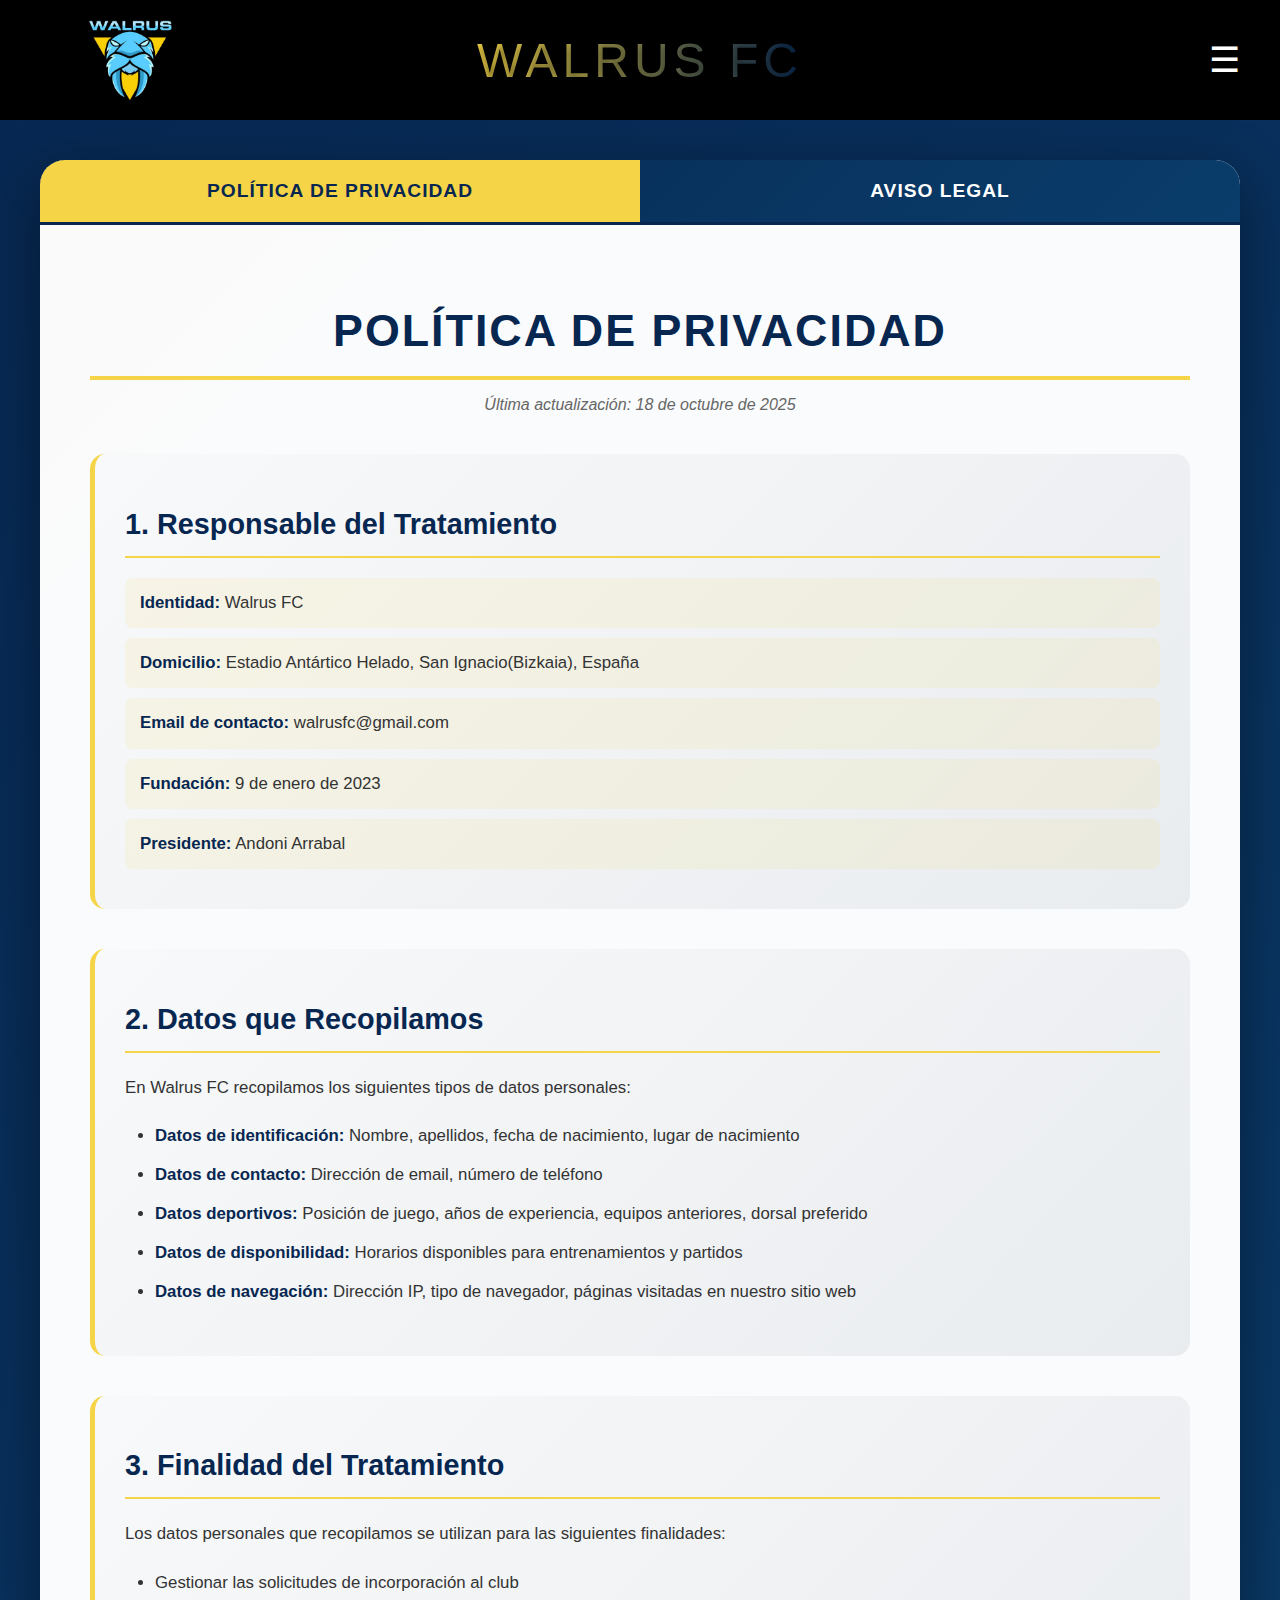
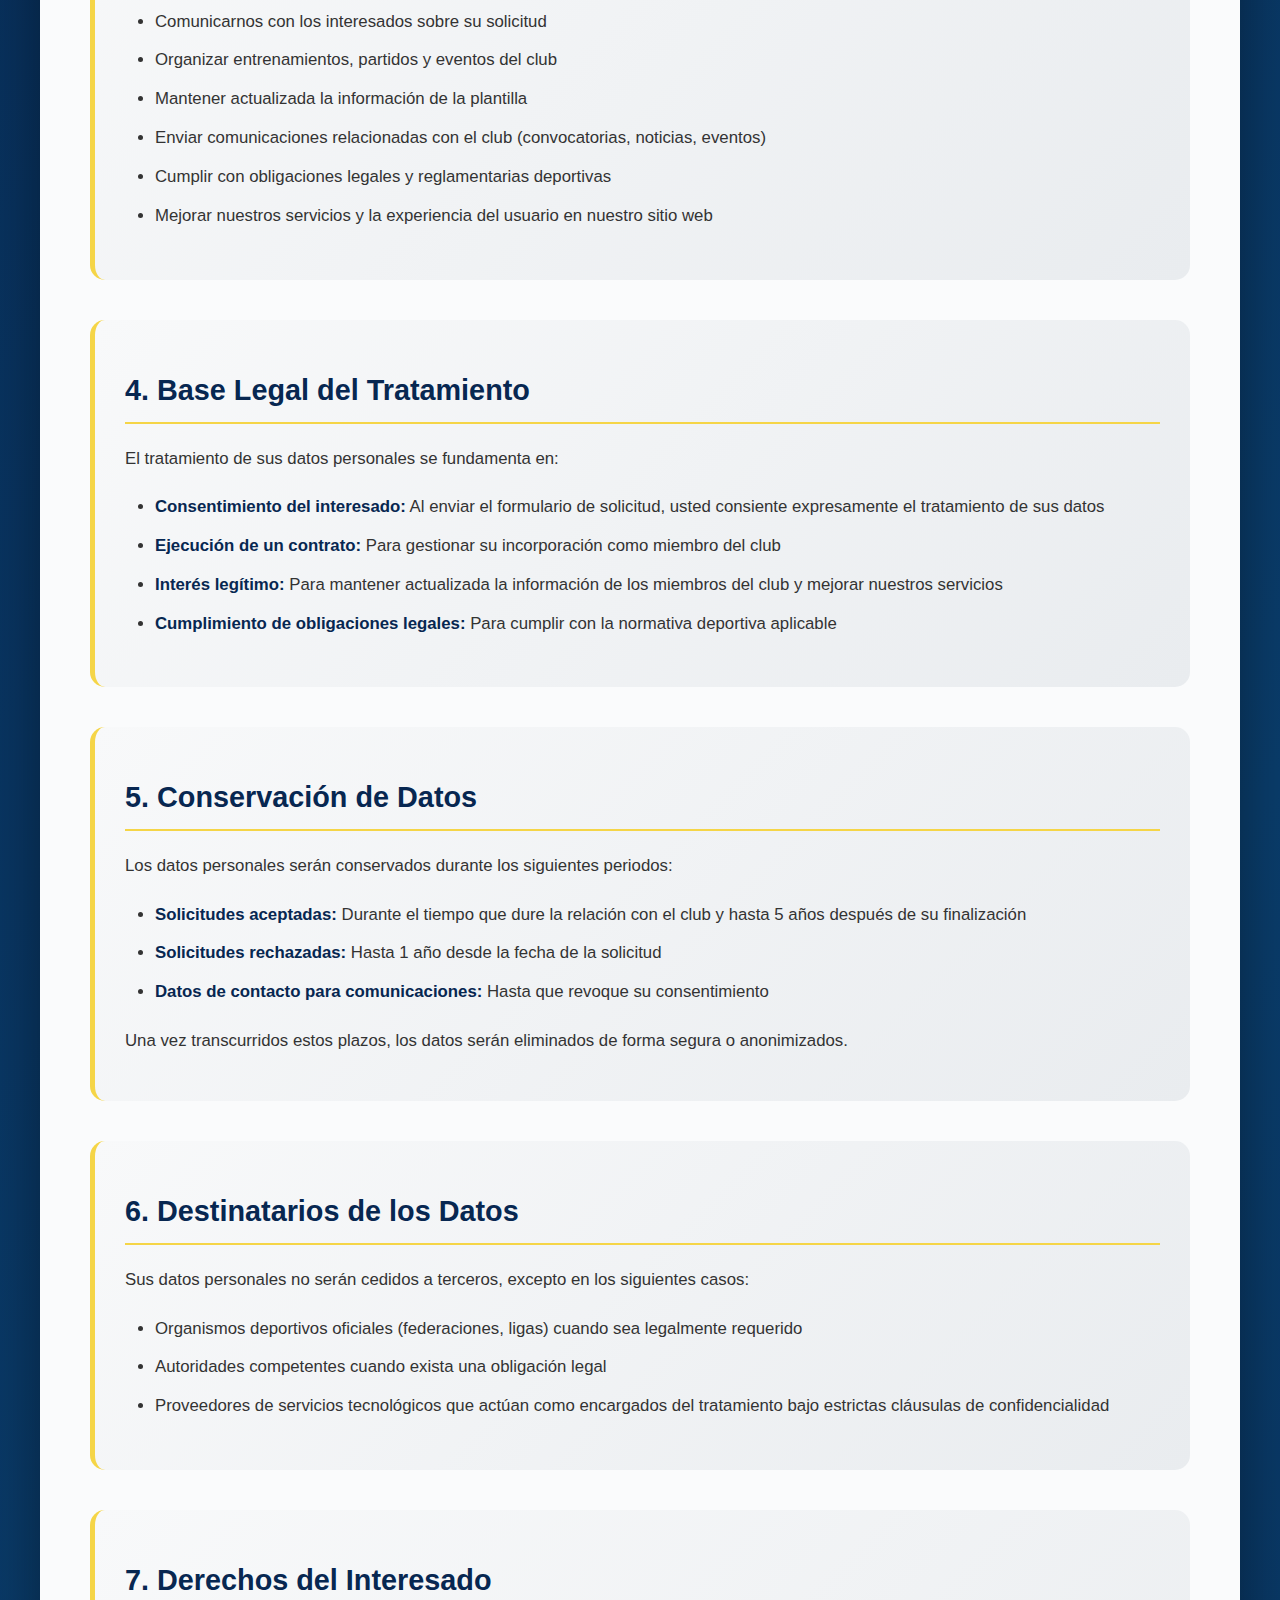
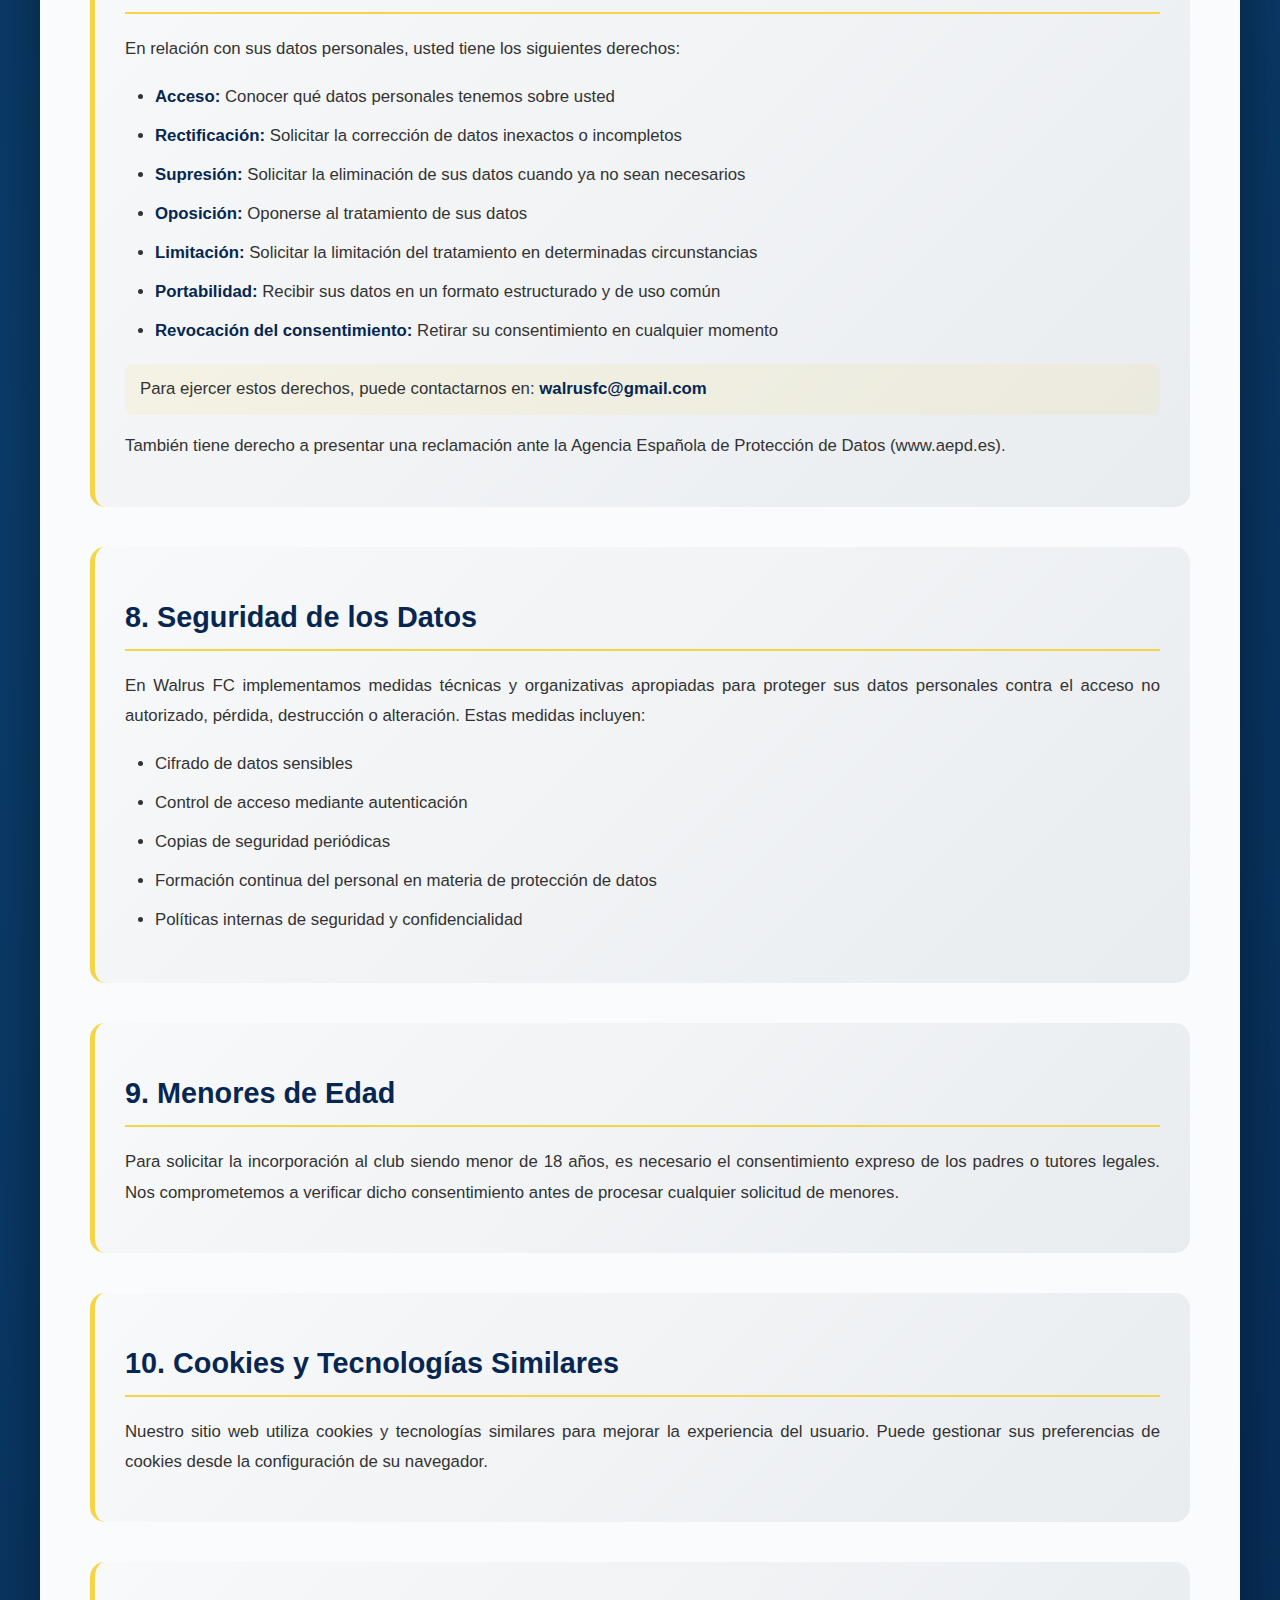
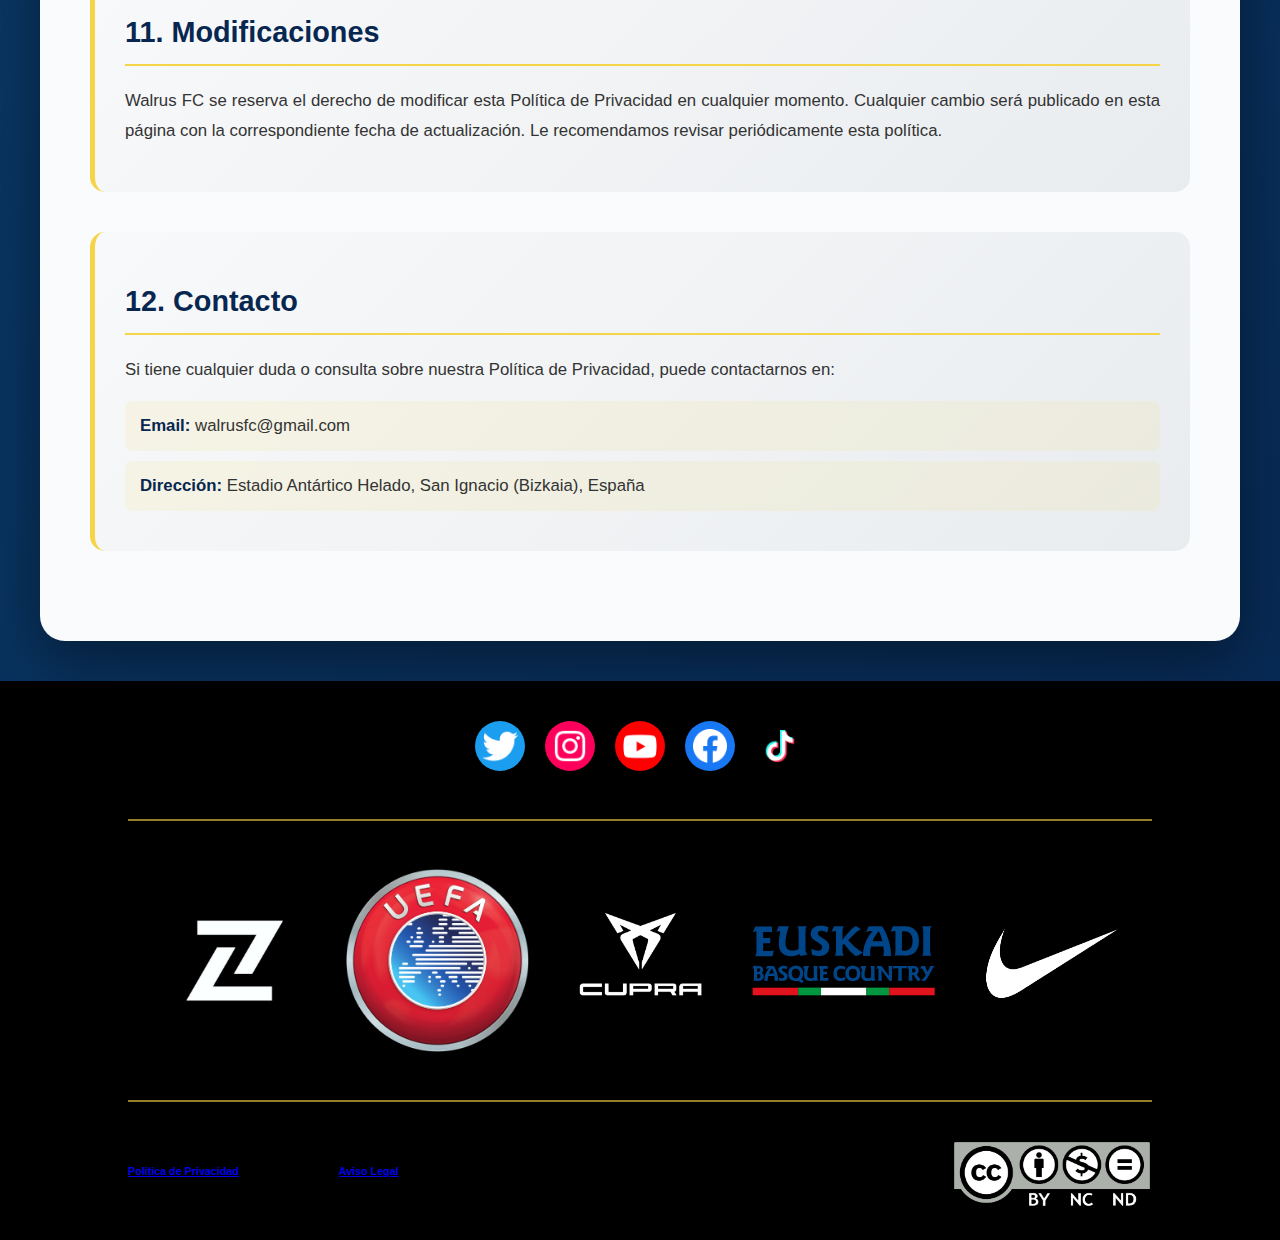
<file: CarpetaHTML/privacidad.html>
<!DOCTYPE html>
<html lang="es">
    <head>
        <meta charset="utf-8">
        <title>Política de Privacidad - Walrus FC</title>
        <link rel="stylesheet" href="../CarpetaCSS/privacidad.css">
        <link rel="stylesheet" href="../CarpetaCSS/header-footer.css">
        <link rel="stylesheet" href="../CarpetaCSS/chatgpt.css">
    </head>
    <body>
        <header>
            <img src="../CarpetaIMG/walrus.jpg" id="walrus" alt="Logo del club Walrus FC">
            <h1 id="walrustexto">WALRUS FC</h1>
            <div id="menu-hamburguesa">
                <div id="icono-menu" onclick="toggleMenu()">&#9776;</div>
                <ul id="menu-opciones">
                    <li><a href="../index.html">Inicio</a></li> 
                    <li><a href="plantilla.html">Plantilla</a></li>
                    <li><a href="formulario.html">Solicitar unirse</a></li>
                </ul>
            </div>
        </header>

        <div id="contenedor-privacidad">
            <div class="tabs">
                <button class="tab-button active" onclick="cambiarTab('privacidad')">Política de Privacidad</button>
                <button class="tab-button" onclick="cambiarTab('legal')">Aviso Legal</button>   <!-- Lo de onclick me lo ha hecho la ia-->
            </div>

            <div id="privacidad" class="tab-content active">
                <h1>POLÍTICA DE PRIVACIDAD</h1>
                <p class="fecha-actualizacion">Última actualización: 18 de octubre de 2025</p>

                <section class="seccion-legal">
                    <h2>1. Responsable del Tratamiento</h2>
                    <div class="contenido-seccion">
                        <p><strong>Identidad:</strong> Walrus FC</p>
                        <p><strong>Domicilio:</strong> Estadio Antártico Helado, San Ignacio(Bizkaia), España</p>
                        <p><strong>Email de contacto:</strong> walrusfc@gmail.com</p>
                        <p><strong>Fundación:</strong> 9 de enero de 2023</p>
                        <p><strong>Presidente:</strong> Andoni Arrabal</p>
                    </div>
                </section>

                <section class="seccion-legal">
                    <h2>2. Datos que Recopilamos</h2>
                    <div class="contenido-seccion">
                        <p>En Walrus FC recopilamos los siguientes tipos de datos personales:</p>
                        <ul>
                            <li><strong>Datos de identificación:</strong> Nombre, apellidos, fecha de nacimiento, lugar de nacimiento</li>
                            <li><strong>Datos de contacto:</strong> Dirección de email, número de teléfono</li>
                            <li><strong>Datos deportivos:</strong> Posición de juego, años de experiencia, equipos anteriores, dorsal preferido</li>
                            <li><strong>Datos de disponibilidad:</strong> Horarios disponibles para entrenamientos y partidos</li>
                            <li><strong>Datos de navegación:</strong> Dirección IP, tipo de navegador, páginas visitadas en nuestro sitio web</li>
                        </ul>
                    </div>
                </section>

                <section class="seccion-legal">
                    <h2>3. Finalidad del Tratamiento</h2>
                    <div class="contenido-seccion">
                        <p>Los datos personales que recopilamos se utilizan para las siguientes finalidades:</p>
                        <ul>
                            <li>Gestionar las solicitudes de incorporación al club</li>
                            <li>Comunicarnos con los interesados sobre su solicitud</li>
                            <li>Organizar entrenamientos, partidos y eventos del club</li>
                            <li>Mantener actualizada la información de la plantilla</li>
                            <li>Enviar comunicaciones relacionadas con el club (convocatorias, noticias, eventos)</li>
                            <li>Cumplir con obligaciones legales y reglamentarias deportivas</li>
                            <li>Mejorar nuestros servicios y la experiencia del usuario en nuestro sitio web</li>
                        </ul>
                    </div>
                </section>

                <section class="seccion-legal">
                    <h2>4. Base Legal del Tratamiento</h2>
                    <div class="contenido-seccion">
                        <p>El tratamiento de sus datos personales se fundamenta en:</p>
                        <ul>
                            <li><strong>Consentimiento del interesado:</strong> Al enviar el formulario de solicitud, usted consiente expresamente el tratamiento de sus datos</li>
                            <li><strong>Ejecución de un contrato:</strong> Para gestionar su incorporación como miembro del club</li>
                            <li><strong>Interés legítimo:</strong> Para mantener actualizada la información de los miembros del club y mejorar nuestros servicios</li>
                            <li><strong>Cumplimiento de obligaciones legales:</strong> Para cumplir con la normativa deportiva aplicable</li>
                        </ul>
                    </div>
                </section>

                <section class="seccion-legal">
                    <h2>5. Conservación de Datos</h2>
                    <div class="contenido-seccion">
                        <p>Los datos personales serán conservados durante los siguientes periodos:</p>
                        <ul>
                            <li><strong>Solicitudes aceptadas:</strong> Durante el tiempo que dure la relación con el club y hasta 5 años después de su finalización</li>
                            <li><strong>Solicitudes rechazadas:</strong> Hasta 1 año desde la fecha de la solicitud</li>
                            <li><strong>Datos de contacto para comunicaciones:</strong> Hasta que revoque su consentimiento</li>
                        </ul>
                        <p>Una vez transcurridos estos plazos, los datos serán eliminados de forma segura o anonimizados.</p>
                    </div>
                </section>

                <section class="seccion-legal">
                    <h2>6. Destinatarios de los Datos</h2>
                    <div class="contenido-seccion">
                        <p>Sus datos personales no serán cedidos a terceros, excepto en los siguientes casos:</p>
                        <ul>
                            <li>Organismos deportivos oficiales (federaciones, ligas) cuando sea legalmente requerido</li>
                            <li>Autoridades competentes cuando exista una obligación legal</li>
                            <li>Proveedores de servicios tecnológicos que actúan como encargados del tratamiento bajo estrictas cláusulas de confidencialidad</li>
                        </ul>
                    </div>
                </section>

                <section class="seccion-legal">
                    <h2>7. Derechos del Interesado</h2>
                    <div class="contenido-seccion">
                        <p>En relación con sus datos personales, usted tiene los siguientes derechos:</p>
                        <ul>
                            <li><strong>Acceso:</strong> Conocer qué datos personales tenemos sobre usted</li>
                            <li><strong>Rectificación:</strong> Solicitar la corrección de datos inexactos o incompletos</li>
                            <li><strong>Supresión:</strong> Solicitar la eliminación de sus datos cuando ya no sean necesarios</li>
                            <li><strong>Oposición:</strong> Oponerse al tratamiento de sus datos</li>
                            <li><strong>Limitación:</strong> Solicitar la limitación del tratamiento en determinadas circunstancias</li>
                            <li><strong>Portabilidad:</strong> Recibir sus datos en un formato estructurado y de uso común</li>
                            <li><strong>Revocación del consentimiento:</strong> Retirar su consentimiento en cualquier momento</li>
                        </ul>
                        <p>Para ejercer estos derechos, puede contactarnos en: <strong>walrusfc@gmail.com</strong></p>
                        <p>También tiene derecho a presentar una reclamación ante la Agencia Española de Protección de Datos (www.aepd.es).</p>
                    </div>
                </section>

                <section class="seccion-legal">
                    <h2>8. Seguridad de los Datos</h2>
                    <div class="contenido-seccion">
                        <p>En Walrus FC implementamos medidas técnicas y organizativas apropiadas para proteger sus datos personales contra el acceso no autorizado, pérdida, destrucción o alteración. Estas medidas incluyen:</p>
                        <ul>
                            <li>Cifrado de datos sensibles</li>
                            <li>Control de acceso mediante autenticación</li>
                            <li>Copias de seguridad periódicas</li>
                            <li>Formación continua del personal en materia de protección de datos</li>
                            <li>Políticas internas de seguridad y confidencialidad</li>
                        </ul>
                    </div>
                </section>

                <section class="seccion-legal">
                    <h2>9. Menores de Edad</h2>
                    <div class="contenido-seccion">
                        <p>Para solicitar la incorporación al club siendo menor de 18 años, es necesario el consentimiento expreso de los padres o tutores legales. Nos comprometemos a verificar dicho consentimiento antes de procesar cualquier solicitud de menores.</p>
                    </div>
                </section>

                <section class="seccion-legal">
                    <h2>10. Cookies y Tecnologías Similares</h2>
                    <div class="contenido-seccion">
                        <p>Nuestro sitio web utiliza cookies y tecnologías similares para mejorar la experiencia del usuario. Puede gestionar sus preferencias de cookies desde la configuración de su navegador.</p>
                    </div>
                </section>

                <section class="seccion-legal">
                    <h2>11. Modificaciones</h2>
                    <div class="contenido-seccion">
                        <p>Walrus FC se reserva el derecho de modificar esta Política de Privacidad en cualquier momento. Cualquier cambio será publicado en esta página con la correspondiente fecha de actualización. Le recomendamos revisar periódicamente esta política.</p>
                    </div>
                </section>

                <section class="seccion-legal">
                    <h2>12. Contacto</h2>
                    <div class="contenido-seccion">
                        <p>Si tiene cualquier duda o consulta sobre nuestra Política de Privacidad, puede contactarnos en:</p>
                        <p><strong>Email:</strong> walrusfc@gmail.com</p>
                        <p><strong>Dirección:</strong> Estadio Antártico Helado, San Ignacio (Bizkaia), España</p>
                    </div>
                </section>
            </div>

            <div id="legal" class="tab-content">
                <h1>AVISO LEGAL</h1>
                <p class="fecha-actualizacion">Última actualización: 18 de octubre de 2025</p>

                <section class="seccion-legal">
                    <h2>1. Datos Identificativos</h2>
                    <div class="contenido-seccion">
                        <p>En cumplimiento de la normativa vigente, se informa de los siguientes datos:</p>
                        <p><strong>Denominación social:</strong> Walrus FC</p>
                        <p><strong>Domicilio social:</strong> Estadio Antártico Helado, San Ignacio (Bizkaia), España</p>
                        <p><strong>Email:</strong> walrusfc@gmail.com</p>
                        <p><strong>Sitio web:</strong> www.walrusfc.com</p>
                        <p><strong>Fecha de fundación:</strong> 9 de enero de 2023</p>
                    </div>
                </section>

                <section class="seccion-legal">
                    <h2>2. Objeto</h2>
                    <div class="contenido-seccion">
                        <p>El presente Aviso Legal regula el uso y utilización del sitio web www.walrusfc.com, del cual es titular Walrus FC. La navegación por el sitio web atribuye la condición de usuario del mismo e implica la aceptación plena y sin reservas de todas las disposiciones incluidas en este Aviso Legal.</p>
                    </div>
                </section>

                <section class="seccion-legal">
                    <h2>3. Condiciones de Uso</h2>
                    <div class="contenido-seccion">
                        <p>El usuario se compromete a:</p>
                        <ul>
                            <li>Hacer un uso adecuado y lícito del sitio web</li>
                            <li>No realizar actividades ilícitas o contrarias a la buena fe</li>
                            <li>No introducir virus informáticos, códigos maliciosos o cualquier otro sistema que pueda dañar el sitio web</li>
                            <li>No intentar acceder a áreas restringidas del sistema</li>
                            <li>Respetar los derechos de propiedad intelectual e industrial del club</li>
                        </ul>
                    </div>
                </section>

                <section class="seccion-legal">
                    <h2>4. Propiedad Intelectual e Industrial</h2>
                    <div class="contenido-seccion">
                        <p>Todos los contenidos del sitio web, incluyendo pero sin limitarse a textos, fotografías, gráficos, imágenes, iconos, tecnología, software, links y demás contenidos audiovisuales o sonoros, así como su diseño gráfico y códigos fuente, son propiedad intelectual de Walrus FC o de terceros, sin que puedan entenderse cedidos al usuario ninguno de los derechos de explotación reconocidos por la normativa vigente.</p>
                        <p>El escudo del club, el nombre "Walrus FC" y todos los elementos distintivos están protegidos por derechos de propiedad industrial.</p>
                        <p>Queda prohibida la reproducción, distribución, comunicación pública y transformación de los contenidos sin la autorización expresa de Walrus FC.</p>
                    </div>
                </section>

                <section class="seccion-legal">
                    <h2>5. Exclusión de Garantías y Responsabilidad</h2>
                    <div class="contenido-seccion">
                        <p>Walrus FC no se hace responsable de:</p>
                        <ul>
                            <li>La continuidad y disponibilidad de los contenidos</li>
                            <li>La ausencia de errores en dichos contenidos</li>
                            <li>La ausencia de virus y/o demás componentes dañinos</li>
                            <li>Los daños o perjuicios causados por el uso inadecuado del sitio web</li>
                            <li>Los contenidos de las páginas web a las que se pueda acceder mediante enlaces</li>
                        </ul>
                        <p>Walrus FC se reserva el derecho de modificar, suspender o interrumpir, temporal o permanentemente, el acceso al sitio web sin necesidad de previo aviso.</p>
                    </div>
                </section>

                <section class="seccion-legal">
                    <h2>6. Enlaces Externos</h2>
                    <div class="contenido-seccion">
                        <p>El sitio web puede contener enlaces a sitios web de terceros. Walrus FC no controla ni asume responsabilidad alguna sobre el contenido de estos sitios externos. El usuario accede a ellos bajo su propia responsabilidad.</p>
                    </div>
                </section>

                <section class="seccion-legal">
                    <h2>7. Legislación Aplicable y Jurisdicción</h2>
                    <div class="contenido-seccion">
                        <p>Las presentes condiciones se rigen por la legislación española. Para la resolución de cualquier controversia derivada del acceso o uso del sitio web, las partes se someten expresamente a los Juzgados y Tribunales de Bizkaia, España.</p>
                    </div>
                </section>

                <section class="seccion-legal">
                    <h2>8. Redes Sociales</h2>
                    <div class="contenido-seccion">
                        <p>Walrus FC está presente en diversas redes sociales (Twitter, Instagram, YouTube, Facebook, TikTok). El uso de estas redes sociales por parte del usuario está sujeto a los términos y condiciones de cada plataforma.</p>
                        <p>Los comentarios, opiniones y contenidos publicados por los usuarios en nuestras redes sociales son responsabilidad exclusiva de sus autores.</p>
                    </div>
                </section>

                <section class="seccion-legal">
                    <h2>9. Patrocinadores</h2>
                    <div class="contenido-seccion">
                        <p>Las marcas, logotipos y nombres comerciales de nuestros patrocinadores (Zentral, Euskadi Basque Country, Nike, entre otros) son propiedad de sus respectivos titulares y están protegidos por las leyes de propiedad industrial.</p>
                    </div>
                </section>

                <section class="seccion-legal">
                    <h2>10. Contacto</h2>
                    <div class="contenido-seccion">
                        <p>Para cualquier consulta relacionada con este Aviso Legal, puede contactarnos en:</p>
                        <p><strong>Email:</strong> walrusfc@gmail.com</p>
                        <p><strong>Dirección:</strong> Estadio Antártico Helado, San Ignacio (Bizkaia), España</p>
                    </div>
                </section>
            </div>
        </div>

        <footer>
            <div id="redes" class="divfooter">
                <img src="../CarpetaIMG/red1.png" id="twitter" class="imgRed" alt="">
                <img src="../CarpetaIMG/red2.png" id="instagram" class="imgRed" alt="">
                <img src="../CarpetaIMG/red3.png" id="youtube" class="imgRed" alt="">
                <img src="../CarpetaIMG/red4.png" id="facebook" class="imgRed" alt="">
                <img src="../CarpetaIMG/red5.png" id="tiktok" class="imgRed" alt="">
            </div>
            <hr>
            <div id="patrocinadores" class="divfooter">
                <img src="../CarpetaIMG/zentral2.jpg" class="imgPatrocinador" alt="">
                <img src="../CarpetaIMG/patrocinador1.png" class="imgPatrocinador" alt="">
                <img src="../CarpetaIMG/patrocinador2.png" class="imgPatrocinador" alt="">
                <img src="../CarpetaIMG/sponsor.svg" class="imgPatrocinador" alt="">
                <img src="../CarpetaIMG/nike.webp" class="imgPatrocinador" alt="">
            </div>
            <hr>
            <div id="legalidad" class="divfooter">
                <div id="politica">
                    <h6 id="primerh6"><a href="privacidad.html">Politica de Privacidad</a></h6>
                    <h6><a href="privacidad.html">Aviso Legal</a></h6>                    
                </div>
                <img src="../CarpetaIMG/derechos.png" id="derechos" alt="">
            </div>
        </footer>
        
        <!-- Desde aqui -->
        <script>
            function toggleMenu() {
                const menu = document.getElementById("menu-opciones");
                menu.classList.toggle("activo");
            }

            function cambiarTab(tab) {
                // Ocultar todos los contenidos
                const contents = document.querySelectorAll('.tab-content');
                contents.forEach(content => content.classList.remove('active'));
                
                // Desactivar todos los botones
                const buttons = document.querySelectorAll('.tab-button');
                buttons.forEach(button => button.classList.remove('active'));
                
                // Mostrar el contenido seleccionado
                document.getElementById(tab).classList.add('active');
                
                // Activar el botón correspondiente
                event.target.classList.add('active');
            }
        </script>
        <!-- Hasta aqui es ia-->
    </body>
</html>
</file>
<file: CarpetaCSS/header-footer.css>
body{
    margin: 0 auto;
    font-family: 'Segoe UI', Arial, sans-serif;
}

/* header hecho por mi */
header{
    background-color: black; 
    display: flex;
    align-items: center;
    position: relative;
    padding: 0 20px;
    height: 120px;
}
#walrus{
    width: 100px;
    margin: 20px 20px 20px 60px;
}

#walrustexto{
    margin: 0 auto;
    text-align: center;
    font: menu;
    font-size: large;
    color: white;
}

/* footer */
footer{
    background-color: black;
}

.divfooter{
    display: flex;
    padding: 30px;
    margin: 0 auto;
    justify-content: center;
}

.imgRed{
    width: 50px;
    height: 50px;
    border: 0px;
    border-radius: 100%;
    margin: 10px;
    transition: transform 0.3s ease;
}

.imgRed:hover {
    transform: scale(1.2);
}

#twitter{
    background-color: #1b9df0;
}

#instagram{
    background-color: #fe005c;
}

#youtube{
    background-color: #ff0000;
}

#facebook{
    background-color: #1877f2;
}

#tiktok{
    background-color: #000;
}

hr{
    width: 80%;
    border: none;
    height: 2px;
    background-color: #F5D547;
    opacity: 0.6;
}

.imgPatrocinador{
    width: 15%;
    margin: 10px;
}

#legalidad{
    display: flex;
    justify-content: space-between;
    width: 80%;
}

h6{
    color: white;
}

#politica{
    display: flex;
}
#primerh6{
    margin-right: 100px;
}
#derechos{
    width: 200px;
}

/* header hecho por chatgpt */


#walrustexto{
    position: absolute;
    left: 50%;
    transform: translateX(-50%);
    font-family: 'Impact', 'Arial Black', sans-serif;
    font-size: 3rem;
    background: linear-gradient(90deg, #F5D547, #072751, #F5D547);
    background-size: 200% auto;
    color: #F5D547;
    background-clip: text;
    -webkit-text-fill-color: transparent;
    text-shadow: 2px 2px 8px rgba(0,0,0,0.6);
    letter-spacing: 5px;
    animation: shine 3s linear infinite;
}

@keyframes shine {
    0% {
        background-position: 200% center;
    }
    50% {
        background-position: 0% center;
    }
    100% {
        background-position: 200% center;
    }
}



/* Contenedor del menú */
#menu-hamburguesa {
    margin-left: auto; /* lo empuja a la derecha */
    position: relative;
}

/* Icono de hamburguesa */
#icono-menu {
    font-size: 35px;
    cursor: pointer;
    color: white;
    user-select: none;
    padding: 0 20px;
}

/* Lista de opciones del menú (invisible por defecto) */
#menu-opciones {
    display: none;
    position: absolute;
    right: 0;
    top: 60px; /* ajusta según altura del header */
    background-color: black;
    list-style: none;
    padding: 10px 0;
    border-radius: 8px;
    min-width: 150px;
    z-index: 100;
    box-shadow: 0 5px 15px rgba(0,0,0,0.3);
}

/* Estilo de cada opción */
#menu-opciones li {
    padding: 10px 20px;
}

#menu-opciones li a {
    text-decoration: none;
    color: white;
    font-weight: bold;
}

/* Hover en los enlaces */
#menu-opciones li a:hover {
    background-color: #F5D547;
    color: #072751;
    border-radius: 5px;
}

/* Mostrar menú cuando tenga clase activo */
#menu-opciones.activo {
    display: block;
}
</file>
<file: CarpetaCSS/chatgpt.css>
div{
    position: relative;
}

.par::before, .impar::before {
    content: '';
    position: absolute;
    top: -50%;
    right: -50%;
    width: 200%;
    height: 200%;
    background: radial-gradient(circle, rgba(255,255,255,0.1) 0%, transparent 70%);
    opacity: 0;
    transition: opacity 0.4s ease;
}

.par:hover::before, .impar:hover::before {
    opacity: 1;
}

.par > div, .impar > div {
    flex: 1;
}

.grupo-input textarea {
    resize: vertical;
}

.tab-button.active {
    background: #F5D547;
    color: #072751;
}

.tab-button.active::after {
    content: '';
    position: absolute;
    bottom: -3px;
    left: 0;
    right: 0;
    height: 3px;
    background: #072751;
}

.tab-content {
    display: none;
    padding: 50px;
    animation: fadeIn 0.5s ease;
}

.tab-content.active {
    display: block;
}
</file>
<file: CarpetaCSS/formulario.css>
body {
    background-color: #072751;
}

#contenedor-formulario {
    width: 60%;
    margin-top: 5%;
    margin-bottom: 5%;
    margin-left: 20%;
    background: rgba(255, 255, 255, 0.95);
    border-radius: 25px;
    padding: 50px;
    box-shadow: 0 20px 60px rgba(0, 0, 0, 0.4);
}

#contenedor-formulario h1 {
    text-align: center;
    color: #072751;
    font-size: 3rem;
    margin-bottom: 10px;
    letter-spacing: 3px;
    text-shadow: 2px 2px 4px rgba(0, 0, 0, 0.1);
}

.subtitulo {
    text-align: center;
    color: #666;
    font-size: 1.2rem;
    margin-bottom: 40px;
}

.seccion-form {
    margin-bottom: 40px;
    padding: 30px;
    background-color: white;
    border-radius: 15px;
    border-left: 5px solid #F5D547;
}

.seccion-form h2 {
    color: #072751;
    font-size: 1.8rem;
    margin-bottom: 25px;
    padding-bottom: 15px;
    border-bottom: 3px solid #F5D547;
}

.grupo-input {
    margin-bottom: 25px;
}

.grupo-input label {
    display: block;
    color: #072751;
    font-weight: bold;
    margin-bottom: 8px;
    font-size: 1.05rem;
}

.grupo-input input, .grupo-input select, .grupo-input textarea {
    width: 100%;
    padding: 12px 15px;
    border: 2px solid #ddd;
    border-radius: 10px;
    font-size: 1rem;
    transition: all 0.3s ease;
    box-sizing: border-box;
    font-family: 'Segoe UI', Arial, sans-serif;
}

.grupo-input input:focus, .grupo-input select:focus, .grupo-input textarea:focus {
    outline: none;
    border-color: #F5D547;
    box-shadow: 0 0 0 3px rgba(245, 213, 71, 0.2);
}

.grupo-input textarea {
    min-height: 100px;
}

.grupo-doble {
    display: flex;
    gap: 20px;
    margin-bottom: 25px;
}

.grupo-doble .grupo-input {
    margin-bottom: 0;
    flex: 1;
}

.checkbox-group {
    display: flex;
    flex-wrap: wrap;
    gap: 15px;
    padding: 15px;
    background: white;
    border-radius: 10px;
}

.checkbox-label {
    display: flex;
    align-items: center;
    gap: 8px;
    cursor: pointer;
    color: #072751;
    padding: 8px 15px;
    border-radius: 8px;
    transition: all 0.3s ease;
}

.checkbox-label input[type="checkbox"] {
    width: auto;
    cursor: pointer;
}

.tab-button:hover {
    background: rgba(245, 213, 71, 0.1);
}

.checkbox-label:hover {
    background: rgba(245, 213, 71, 0.2);
}

.checkbox-terminos {
    margin: 30px 0;
    padding: 20px;
    background: #fff3cd;
    border-radius: 10px;
    border: 2px solid #F5D547;
}

.checkbox-terminos, .checkbox-label {
    font-weight: bold;
    color: #072751;
}

.botones-form {
    display: flex;
    gap: 20px;
    justify-content: center;
    margin-top: 40px;
}

.btn-enviar, .btn-limpiar {
    padding: 15px 40px;
    font-size: 1.1rem;
    font-weight: bold;
    border: none;
    border-radius: 10px;
    transition: all 0.3s ease;
    text-transform: uppercase;
    letter-spacing: 1px;
}

.btn-enviar {
    background-color: #F5D547;
    color: #072751;
    box-shadow: 0 5px 15px rgba(245, 213, 71, 0.4);
}

.btn-enviar:hover {
    transform: translateY(-3px);
    box-shadow: 0 8px 25px rgba(245, 213, 71, 0.6);
}

.btn-limpiar {
    background-color: #666;
    color: white;
    box-shadow: 0 5px 15px rgba(108, 117, 125, 0.4);
}

.btn-limpiar:hover {
    transform: translateY(-3px);
    box-shadow: 0 8px 25px rgba(108, 117, 125, 0.6);
}

@media (max-width: 768px) {
    #contenedor-formulario {
        padding: 30px 20px;
    }
    
    #contenedor-formulario h1 {
        font-size: 2rem;
    }
    
    .grupo-doble {
        flex-direction: column;
        gap: 0;
    }
    
    .grupo-doble .grupo-input {
        margin-bottom: 25px;
    }
    
    .botones-form {
        flex-direction: column;
    }
    
    .btn-enviar,
    .btn-limpiar {
        width: 100%;
    }
    
    .checkbox-group {
        flex-direction: column;
    }
}

@media (max-width: 480px) {
    body {
        padding: 20px 10px;
    }
    
    #contenedor-formulario h1 {
        font-size: 1.5rem;
    }
    
    .subtitulo {
        font-size: 1rem;
    }
    
    .seccion-form {
        padding: 20px;
    }
    
    .seccion-form h2 {
        font-size: 1.4rem;
    }
}
</file>
<file: CarpetaCSS/plantilla.css>
body {
    margin: 0 auto;
    background-color: #072751;
}

#fila1 a, #fila2 a {
    display: block;
    width: 25%;
}

h1 {
    text-align: center;
    color: #F5D547;
    margin: 0 auto;
    font-size: 3.5rem;
    letter-spacing: 3px;
    padding: 40px 0;
    text-shadow: 2px 2px 10px rgba(0,0,0,0.5);
}

h2 {
    background: linear-gradient(90deg, #072751, #F5D547, #072751);
    color: white;
    margin: 0;
    padding: 25px;
    text-align: center;
    font-size: 2.5rem;
    letter-spacing: 2px;
    text-transform: uppercase;
    box-shadow: 0 4px 15px rgba(0,0,0,0.3);
}

h3 {
    font-size: 2.2rem;
    margin-bottom: 15px;
    letter-spacing: 1px;
}

#Todos {
    padding: 40px 20px;
    overflow: hidden;
}

#fila1, #fila2 {
    display: flex;
    margin: 0 auto;
    max-width: 1400px;
    gap: 15px;
    padding: 20px 0;
    box-sizing: border-box;
}

.plantillaimagen {
    width: 100%;
    height: 470px;
    object-fit: cover;
    border-radius: 15px;
    border: 4px solid #F5D547;
    box-sizing: border-box;
    box-shadow: 0 8px 25px rgba(245, 213, 71, 0.3);
    transition: all 0.4s ease;
}

.plantillaimagen:hover {
    transform: translateY(-15px) scale(1.05);
    box-shadow: 0 15px 40px rgba(245, 213, 71, 0.6);
    border-color: white;
}

#Jugadores {
    color: white;
    max-width: 1600px;
    margin: 0 auto;
    overflow: hidden;
}

.par, .impar {
    margin: 40px 20px;
    padding: 40px;
    display: flex;
    gap: 40px;
    align-items: center;
    border-radius: 25px;
    overflow: hidden;
    box-sizing: border-box;
    box-shadow: 0 10px 40px rgba(0,0,0,0.4);
    transition: all 0.4s ease;
    position: relative;
}

.par:hover, .impar:hover {
    transform: translateY(-10px);
    box-shadow: 0 20px 60px rgba(0,0,0,0.6);
}

.impar {
    background-color: #f0c832;
    color: #072751;
}

.impar h3 {
    background-color: #0a3d6b;
    color: #F5D547;
    border: 3px solid #F5D547;
    border-radius: 20px;
    padding: 20px 40px;
    width: fit-content;
    box-shadow: 0 5px 20px rgba(7, 39, 81, 0.4);
    transition: all 0.3s ease;
}

.impar h3:hover {
    transform: scale(1.05);
    box-shadow: 0 8px 30px rgba(7, 39, 81, 0.6);
}

.par {
    background-color: #0a3d6b;
}

.par h3 {
    background-color: #f0c832;
    color: #072751;
    border: 3px solid #072751;
    border-radius: 20px;
    padding: 20px 40px;
    width: fit-content;
    box-shadow: 0 5px 20px rgba(245, 213, 71, 0.4);
    transition: all 0.3s ease;
}

.par h3:hover {
    transform: scale(1.05);
    box-shadow: 0 8px 30px rgba(245, 213, 71, 0.6);
}

.impar p {
    color: #072751;
    font-size: 1.1rem;
    line-height: 1.8;
    margin-bottom: 30px;
    text-align: justify;
}

.par p {
    color: white;
    font-size: 1.1rem;
    line-height: 1.8;
    margin-bottom: 30px;
    text-align: justify;
}


.imgjugador {
    width: 450px;
    min-width: 350px;
    max-width: 100%;
    transition: all 0.5s ease;
    cursor: pointer;
    position: relative; 
}

.imgjugador:hover {
    transform: scale(1.2);
    filter: brightness(1.15);
}

.informaciontotal {
    display: flex;
    flex-direction: column;
    gap: 30px;
    margin-top: 20px;
}

.informacion, .estadisticas, .meritos {
    display: flex;
    justify-content: space-between;
    gap: 30px;
}

.esquema {
    background: rgba(255,255,255,0.1);
    padding: 25px;
    border-radius: 15px;
    min-width: 250px;
    flex: 1;
    backdrop-filter: blur(10px);
    border: 2px solid rgba(255,255,255,0.2);
    transition: all 0.3s ease;
}

.esquema:hover {
    background: rgba(255,255,255,0.15);
    transform: translateY(-5px);
    box-shadow: 0 10px 25px rgba(0,0,0,0.3);
}

.impar .esquema {
    border-color: rgba(7, 39, 81, 0.3);
}

.par .esquema {
    border-color: rgba(245, 213, 71, 0.3);
}

.esquema h4 {
    font-size: 1.3rem;
    margin-bottom: 20px;
    letter-spacing: 1px;
    padding-bottom: 10px;
    border-bottom: 3px solid currentColor;
}

.impar .esquema h4 {
    color: #072751;
}

.par .esquema h4 {
    color: #F5D547;
}

.esquema ul {
    list-style: none;
    padding: 0;
    text-align: left;
}

.esquema ul li {
    padding: 10px 0;
    font-size: 1.05rem;
    border-bottom: 1px solid rgba(255,255,255,0.1);
}

.impar .esquema ul li {
    color: #072751;
}

.par .esquema ul li {
    color: white;
}

.fila {
    display: flex;
    justify-content: space-between;
    gap: 20px;
}

.fila p {
    background: rgba(255,255,255,0.1);
    padding: 12px 20px;
    border-radius: 10px;
    font-size: 1rem;
    font-weight: bold;
    text-align: center;
    min-width: 120px;
    flex: 1;
    transition: all 0.3s ease;
}

.fila p:hover {
    background: rgba(255,255,255,0.2);
    transform: scale(1.05);
}

.tabla-estadisticas {
    width: 100%;
    margin-top: 15px;
}

.tabla-estadisticas td {
    background: rgba(255,255,255,0.1);
    padding: 15px;
    border-radius: 10px;
    font-size: 1rem;
    font-weight: bold;
    text-align: center;
    transition: all 0.3s ease;
    flex: 1;
}

.tabla-estadisticas td:hover {
    background: rgba(255,255,255,0.2);
    transform: scale(1.05);
}

.tabla-estadisticas tr {
    display: flex;
    gap: 15px;
    margin-bottom: 15px;
}

.meritos .esquema p {
    padding: 8px 0;
    font-size: 1.05rem;
    font-weight: 600;
}

@media (max-width: 1400px) {
    .imgjugador {
        width: 350px;
        min-width: 300px;
    }
    
    .par, .impar {
        padding: 30px;
        gap: 30px;
    }
}

@media (max-width: 1024px) {
    .par, .impar {
        flex-direction: column;
        text-align: center;
    }
    
    .par {
        flex-direction: column;
    }
    
    .imgjugador {
        width: 100%;
        max-width: 400px;
        min-width: auto;
        margin: 0 auto;
    }
    
    h3 {
        margin: 0 auto;
    }
    
    .informacion, .estadisticas, .meritos {
        flex-direction: column;
    }
}

@media (max-width: 768px) {
    #fila1, #fila2 {
        flex-wrap: wrap;
    }
    
    .plantillaimagen {
        width: calc(50% - 10px);
    }
    
    h1 {
        font-size: 2.5rem;
    }
    
    h2 {
        font-size: 2rem;
    }
    
    h3 {
        font-size: 1.8rem;
    }
}

#bronce{
    color: #CD7F32;
    font-weight: bold;
    text-shadow: 1px 1px 2px #8B5A2B;
}

#plata{
    color: #C0C0C0;
    font-weight: bold;
    text-shadow: 1px 1px 2px #7D7D7D;
}

#oro{
    color: #FFD700; /* oro */
    font-weight: bold;
    text-shadow: 1px 1px 2px #B8860B; /* sombra para dar profundidad */
}
</file>
<file: CarpetaCSS/privacidad.css>
body {
    background: linear-gradient(135deg, #072751 0%, #0a3d6b 50%, #072751 100%);
}

#contenedor-privacidad {
    max-width: 1200px;
    margin: 40px auto;
    background: rgba(255, 255, 255, 0.98);
    border-radius: 25px;
    box-shadow: 0 20px 60px rgba(0, 0, 0, 0.4);
    overflow: hidden;
}

.tabs {
    display: flex;
    background: linear-gradient(135deg, #072751 0%, #0a3d6b 100%);
    border-bottom: 3px solid #F5D547;
}

.tab-button {
    flex: 1;
    padding: 20px 30px;
    background: transparent;
    border: none;
    color: white;
    font-size: 1.2rem;
    font-weight: bold;
    cursor: pointer;
    transition: all 0.3s ease;
    text-transform: uppercase;
    letter-spacing: 1px;
}

.tab-content h1 {
    color: #072751;
    font-size: 2.8rem;
    text-align: center;
    margin-bottom: 10px;
    letter-spacing: 2px;
    text-transform: uppercase;
    border-bottom: 4px solid #F5D547;
    padding-bottom: 20px;
}

.fecha-actualizacion {
    text-align: center;
    color: #666;
    font-style: italic;
    margin-bottom: 40px;
    font-size: 1rem;
}

.seccion-legal {
    margin-bottom: 40px;
    padding: 30px;
    background: linear-gradient(135deg, #f8f9fa 0%, #e9ecef 100%);
    border-radius: 15px;
    border-left: 5px solid #F5D547;
    transition: all 0.3s ease;
}

.seccion-legal:hover {
    transform: translateX(5px);
    box-shadow: 0 5px 20px rgba(0, 0, 0, 0.1);
}

.seccion-legal h2 {
    color: #072751;
    font-size: 1.8rem;
    margin-bottom: 20px;
    padding-bottom: 15px;
    border-bottom: 2px solid #F5D547;
}

.contenido-seccion {
    color: #333;
    line-height: 1.8;
}

.contenido-seccion p {
    margin-bottom: 15px;
    text-align: justify;
    font-size: 1.05rem;
}

.contenido-seccion strong {
    color: #072751;
    font-weight: 700;
}

.contenido-seccion ul {
    margin: 20px 0;
    padding-left: 30px;
}

.contenido-seccion ul li {
    margin-bottom: 12px;
    line-height: 1.6;
    font-size: 1.05rem;
}

.contenido-seccion ul li strong {
    min-width: 150px;
}

.contenido-seccion p:has(strong) {
    background: rgba(245, 213, 71, 0.1);
    padding: 10px 15px;
    border-radius: 8px;
    margin: 10px 0;
}
</file>
